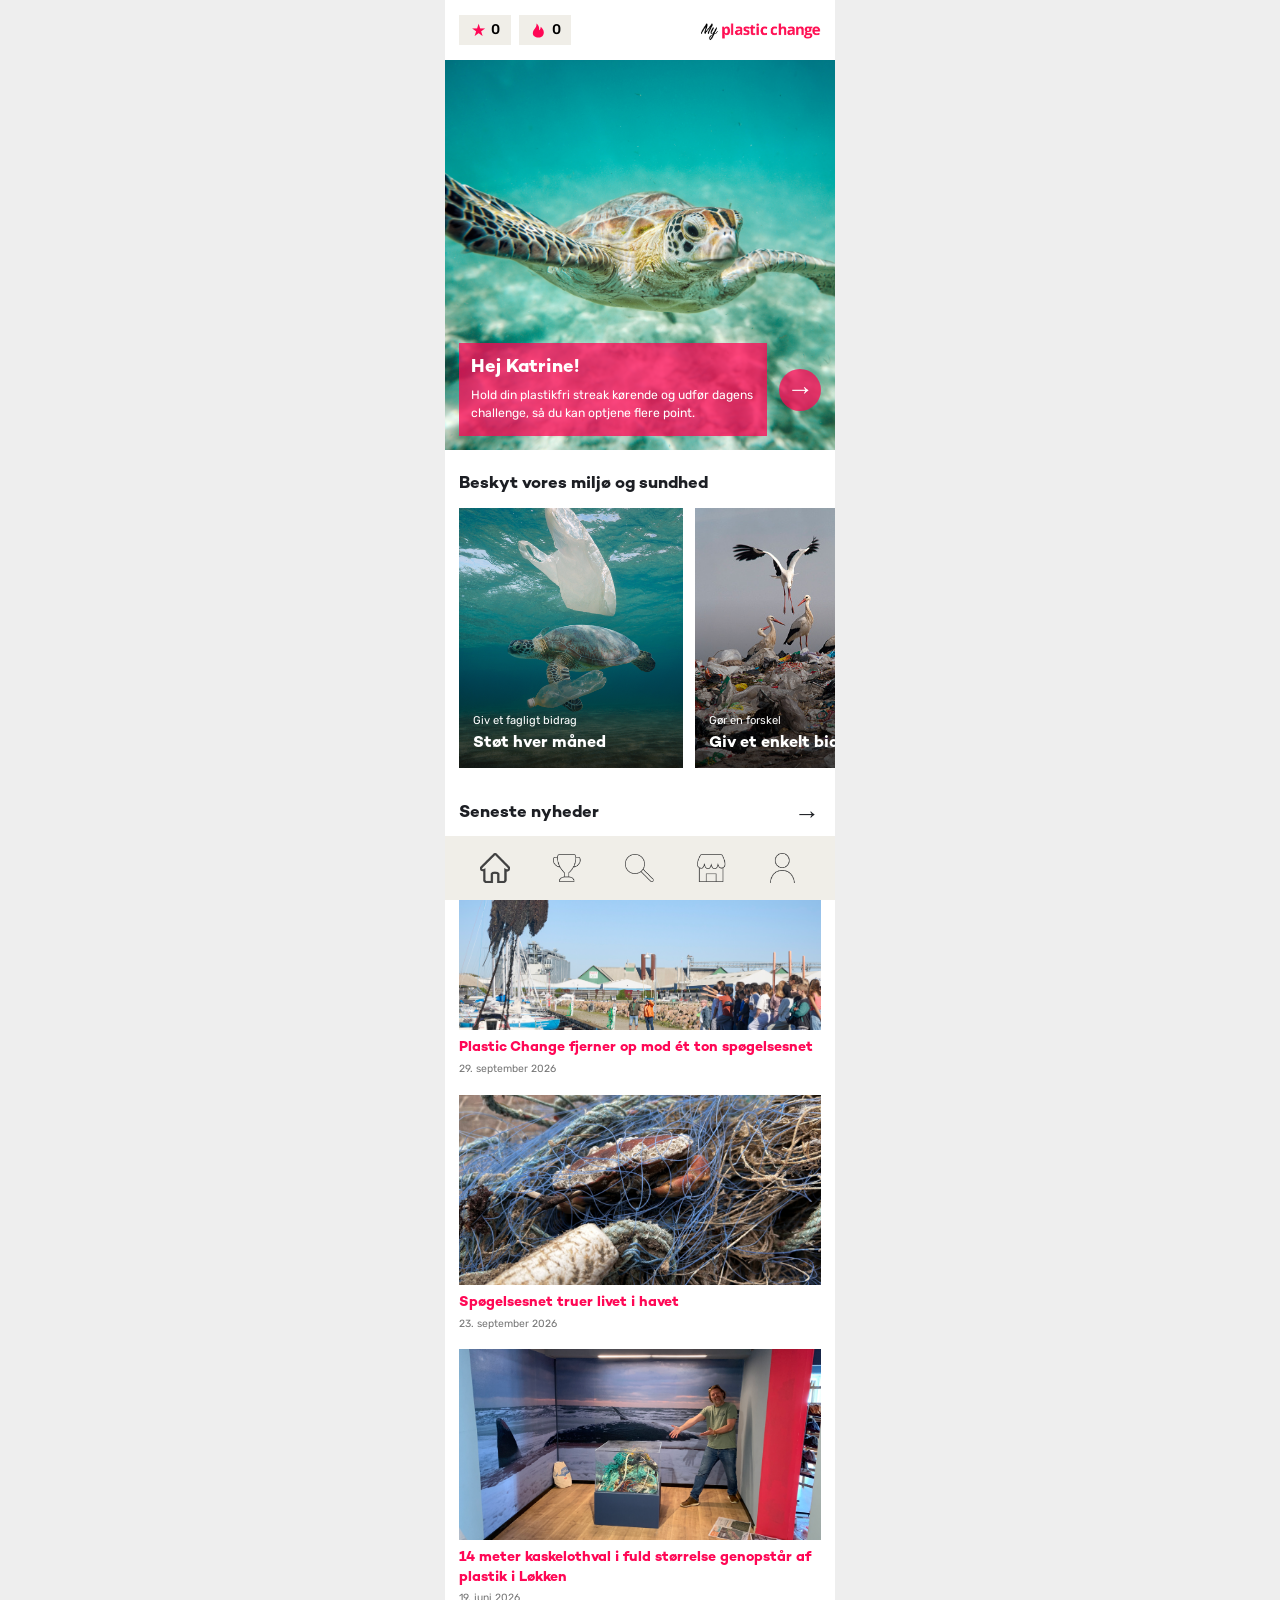
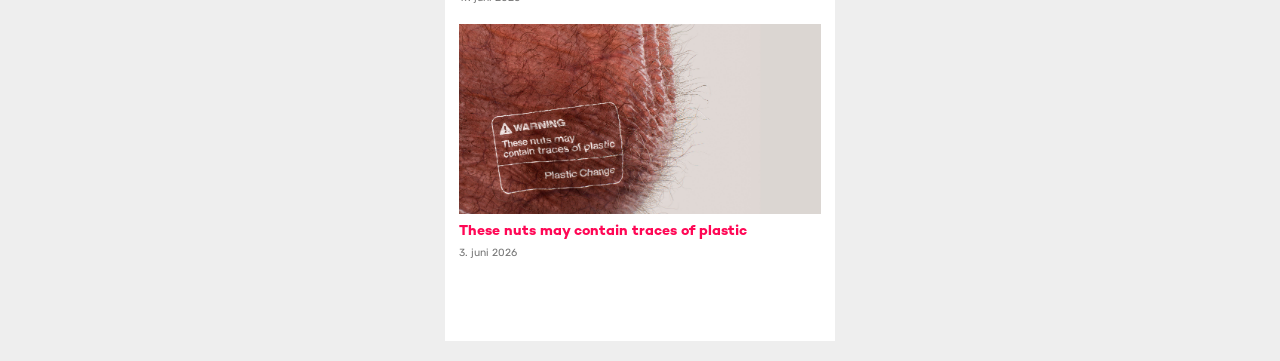
<file: index.html>
<!DOCTYPE html>
<html lang="da">

<head>
    <meta charset="UTF-8">
    <meta name="viewport" content="width=device-width, initial-scale=1.0">
    <meta name="theme-color" content="#FFFFFF">

    <title>Plastic Change | Forside</title>

    <link rel="stylesheet" href="style.css?v=2">
    <script src="script.js" defer></script>
    <link rel="icon" type="image/svg+xml" href="assets/fav-icon.svg">
    <link rel="apple-touch-icon" href="assets/apple-touch-icon.png">
</head>

<body>

    <main class="home">


<!-- TOPBAR -->
<header class="topbar">

    <!-- Point og streak -->
    <div class="topbar__stats">

        <!-- Point -->
        <div class="topbar__stat">
            <span class="topbar__icon" aria-hidden="true">★</span>
            <span class="topbar__value" id="user-points">0</span>
        </div>

        <!-- Streak -->
        <div class="topbar__stat">
            <svg
                class="topbar__flame"
                viewBox="0 0 24 24"
                aria-hidden="true"
            >
                <path d="M12 22c4.4 0 7.5-3.1 7.5-7.3 0-3.1-1.7-5.3-4.4-7.9.1 2.8-1 4.2-2.2 4.7C13.4 6.9 12 4.4 9.2 2c.3 3.6-1.1 5.7-3 8.1C4.7 12.1 4 14 4 16c0 3.5 3.1 6 8 6z"/>
            </svg>
            <span class="topbar__value" id="user-streak">0</span>
        </div>

    </div>

    <!-- Dit PNG-logo -->
    <a href="index.html" class="topbar__logo">
        <img
            src="assets/plastic-change-logo.png"
            alt="My Plastic Change"
            class="topbar__logo-image"
        >
    </a>

</header>


        <!-- HERO-SEKTION -->
        <section class="hero" aria-label="Velkommen">

            <img
                class="hero__image"
                src="assets/hero-turtle.jpg"
                alt="Havskildpadde, der svømmer i havet"
            >

            <div class="hero__welcome">

                <!-- Pink tekstboks -->
                <div class="hero__welcome-content">

                    <h1 class="hero__title">
                        Hej Katrine!
                    </h1>

                    <p class="hero__text">
                        Hold din plastikfri streak kørende og
                        udfør dagens challenge, så du kan
                        optjene flere point.
                    </p>

                </div>

                <!-- Separat rund knap -->
                <a
                    href="challenge.html"
                    class="hero__button"
                    aria-label="Gå til dagens challenge"
                >
                    <span aria-hidden="true">→</span>
                </a>

            </div>

        </section>


        <!-- STØT PLASTIC CHANGE -->
        <section
            class="challenges"
            aria-labelledby="challenges-title"
        >

            <h2
                class="section-title"
                id="challenges-title"
            >
                Beskyt vores miljø og sundhed
            </h2>

            <!-- Vandret karrusel -->
            <div class="challenge-list">

                <!-- CARD 1 -->
                <a
                    class="challenge-card"
                    href="#challenge-plastic"
                >

                    <img
                        class="challenge-card__image"
                        src="assets/støt-hver-måned.jpg"
                        alt="Plastik i havet ved en havskildpadde"
                    >

                    <div class="challenge-card__content">

                        <p class="challenge-card__eyebrow">
                            Giv et fagligt bidrag
                        </p>

                        <h3 class="challenge-card__title">
                            Støt hver måned
                        </h3>

                    </div>

                </a>


                <!-- CARD 2 -->
                <a
                    class="challenge-card"
                    href="#challenge-biodiversity"
                >

                    <img
                        class="challenge-card__image"
                        src="assets/giv-enkeltbidrag.jpg"
                        alt="Fugle i naturen"
                    >

                    <div class="challenge-card__content">

                        <p class="challenge-card__eyebrow">
                            Gør en forskel
                        </p>

                        <h3 class="challenge-card__title">
                            Giv et enkelt bidrag
                        </h3>

                    </div>

                </a>


                <!-- CARD 3 -->
                <a
                    class="challenge-card"
                    href="#testamente"
                >

                    <img
                        class="challenge-card__image"
                        src="assets/støt-med-testamente.jpg"
                        alt="Bare fødder i sandet på stranden"
                    >

                    <div class="challenge-card__content">

                        <p class="challenge-card__eyebrow">
                            Giv en renere verden videre
                        </p>

                        <h3 class="challenge-card__title">
                            Støt med testamente
                        </h3>

                    </div>

                </a>


                <!-- CARD 4 -->
                <a
                    class="challenge-card"
                    href="#sponsor"
                >

                    <img
                        class="challenge-card__image"
                        src="assets/bliv-sponsor.png"
                        alt="Person samler plastikaffald på stranden"
                    >

                    <div class="challenge-card__content">

                        <p class="challenge-card__eyebrow">
                            Støt som virksomhed
                        </p>

                        <h3 class="challenge-card__title">
                            Bliv sponsor
                        </h3>

                    </div>

                </a>

            </div>

        </section>


        <!-- SENESTE NYHEDER -->
        <section
            class="news"
            aria-labelledby="news-title"
        >

            <div class="news__heading">

                <h2
                    class="section-title"
                    id="news-title"
                >
                    Seneste nyheder
                </h2>

                <a
                    class="news__all"
                    href="#all-news"
                    aria-label="Se alle nyheder"
                >
                    →
                </a>

            </div>


            <div class="news-list">

                <!-- NYHED 1 -->
                <article class="news-card">

                    <img
                        class="news-card__image"
                        src="assets/news-1.png"
                        alt="Oprydning og plastikaffald ved havnen"
                        loading="lazy"
                    >

                    <h3 class="news-card__title">
                        <a href="#news-1">
                            Plastic Change fjerner op mod ét ton
                            spøgelsesnet
                        </a>
                    </h3>

                    <time
                        class="news-card__date"
                        datetime="2026-09-29"
                    >
                        29. september 2026
                    </time>

                </article>


                <!-- NYHED 2 -->
                <article class="news-card">

                    <img
                        class="news-card__image"
                        src="assets/news-2.jpeg"
                        alt="Havskildpadde fanget i plastiknet"
                        loading="lazy"
                    >

                    <h3 class="news-card__title">
                        <a href="#news-2">
                            Spøgelsesnet truer livet i havet
                        </a>
                    </h3>

                    <time
                        class="news-card__date"
                        datetime="2026-09-23"
                    >
                        23. september 2026
                    </time>

                </article>


                <!-- NYHED 3 -->
                <article class="news-card">

                    <img
                        class="news-card__image"
                        src="assets/news-3.jpg"
                        alt="Plastikudstilling på et museum"
                        loading="lazy"
                    >

                    <h3 class="news-card__title">
                        <a href="#news-3">
                            14 meter kaskelothval i fuld størrelse
                            genopstår af plastik i Løkken
                        </a>
                    </h3>

                    <time
                        class="news-card__date"
                        datetime="2026-06-19"
                    >
                        19. juni 2026
                    </time>

                </article>


                <!-- NYHED 4 -->
                <article class="news-card">

                    <img
                        class="news-card__image"
                        src="assets/news-4.jpg"
                        alt="Detalje af materiale med tekst om plastik"
                        loading="lazy"
                    >

                    <h3 class="news-card__title">
                        <a href="#news-4">
                            These nuts may contain traces of plastic
                        </a>
                    </h3>

                    <time
                        class="news-card__date"
                        datetime="2026-06-03"
                    >
                        3. juni 2026
                    </time>

                </article>

            </div>

        </section>

    </main>

    <!-- BUNDNAVIGATION -->
<nav class="bottom-nav" aria-label="Primær navigation">

    <a
        href="index.html"
        class="bottom-nav__link"
        aria-label="Forside"
        aria-current="page"
    >
        <img
            src="assets/Home-icon-fremhævet.png"
            alt=""
            class="bottom-nav__icon"
        >
    </a>

    <a
        href="challenge.html"
        class="bottom-nav__link"
        aria-label="Challenges"
    >
        <img
            src="assets/Challenge-icon.png"
            alt=""
            class="bottom-nav__icon"
        >
    </a>

    <a
        href="search.html"
        class="bottom-nav__link"
        aria-label="Søg"
    >
        <img
            src="assets/Search-icon.png"
            alt=""
            class="bottom-nav__icon"
        >
    </a>

    <a
        href="shop.html"
        class="bottom-nav__link"
        aria-label="Shop"
    >
        <img
            src="assets/Shop-icon.png"
            alt=""
            class="bottom-nav__icon"
        >
    </a>

    <a
        href="profil.html"
        class="bottom-nav__link"
        aria-label="Profil"
    >
        <img
            src="assets/Profile-icon.png"
            alt=""
            class="bottom-nav__icon"
        >
    </a>

</nav>

</body>
</html>
</file>
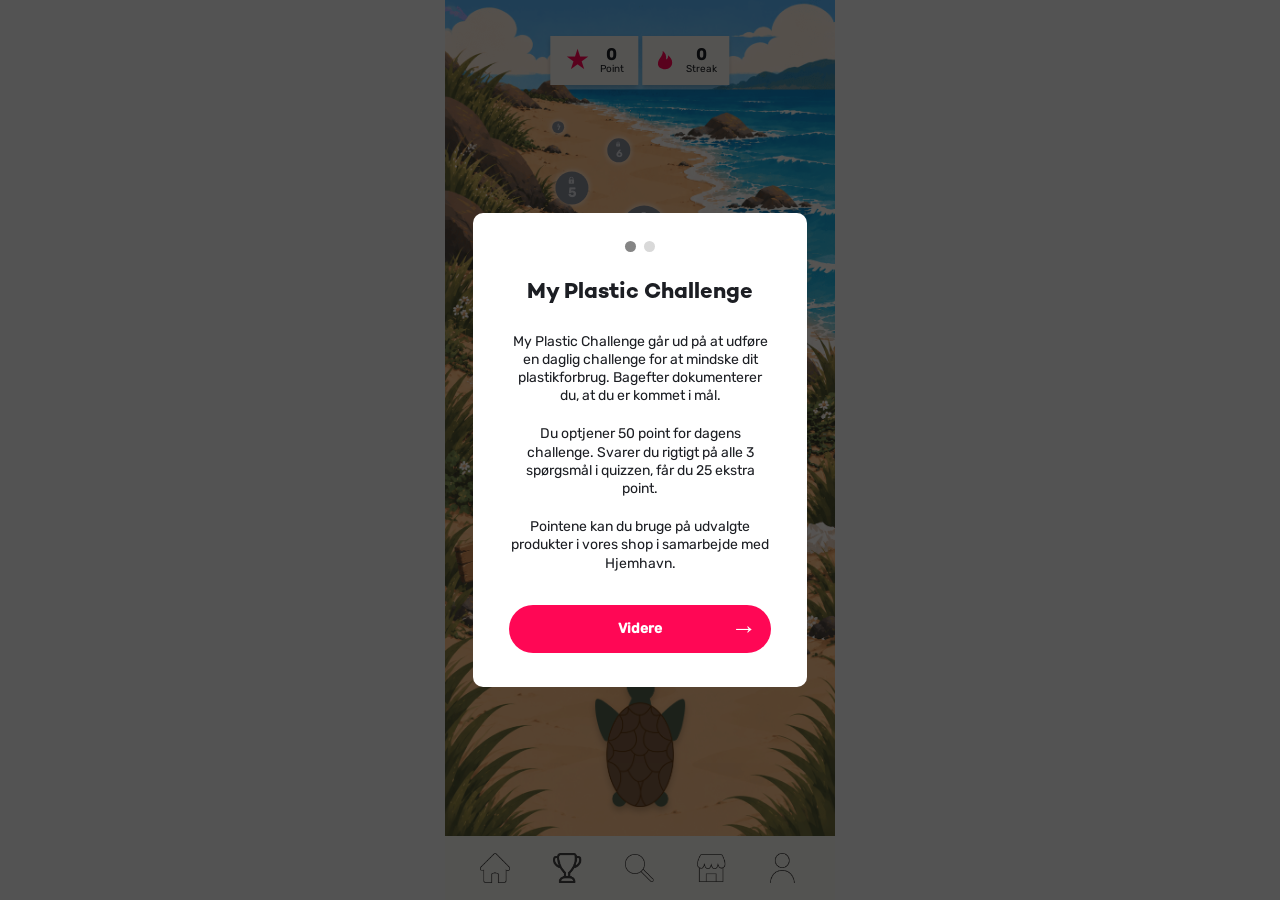
<file: challenge.html>
<!DOCTYPE html>
<html lang="da">

<head>
    <meta charset="UTF-8">
    <meta name="viewport" content="width=device-width, initial-scale=1.0">

    <title>Plastic Change | Challenges</title>

    <link rel="stylesheet" href="style.css?v=2">
<script src="script.js" defer></script>
<script src="challenge-intro.js?v=2" defer></script>
<link rel="icon" type="image/svg+xml" href="assets/fav-icon.svg">
<link rel="apple-touch-icon" href="assets/apple-touch-icon.png">
</head>

<body>

    <main class="challenge-page">

        <div class="challenge-map">

            <!-- BAGGRUND -->
            <img
                src="assets/strand-vand.png"
                alt=""
                class="challenge-map__background"
            >

            <!-- POINT OG STREAK -->
            <div class="challenge-map__stats">

                <div class="challenge-map__stat">
                    <span class="challenge-map__star" aria-hidden="true">
                        ★
                    </span>

                    <div class="challenge-map__stat-text">
                        <span
                            class="challenge-map__value"
                            id="user-points"
                        >0</span>

                        <span class="challenge-map__label">Point</span>
                    </div>
                </div>

                <div class="challenge-map__stat">
                    <svg
                        class="challenge-map__flame"
                        viewBox="0 0 24 24"
                        aria-hidden="true"
                    >
                        <path d="M12 22c4.4 0 7.5-3.1 7.5-7.3 0-3.1-1.7-5.3-4.4-7.9.1 2.8-1 4.2-2.2 4.7C13.4 6.9 12 4.4 9.2 2c.3 3.6-1.1 5.7-3 8.1C4.7 12.1 4 14 4 16c0 3.5 3.1 6 8 6z"/>
                    </svg>

                    <div class="challenge-map__stat-text">
                        <span
                            class="challenge-map__value"
                            id="user-streak"
                        >0</span>

                        <span class="challenge-map__label">Streak</span>
                    </div>
                </div>

            </div>

            <!-- GENBRUGELIGT LÅSEIKON -->
            <svg
                class="challenge-map__svg-definitions"
                xmlns="http://www.w3.org/2000/svg"
                aria-hidden="true"
            >
                <defs>
                    <symbol id="challenge-lock" viewBox="0 0 24 24">
                        <path
                            d="M7 10V7a5 5 0 0 1 10 0v3"
                            fill="none"
                            stroke="currentColor"
                            stroke-width="3"
                        />
                        <rect
                            x="4"
                            y="9"
                            width="16"
                            height="13"
                            rx="2"
                            fill="currentColor"
                        />
                        <path
                            d="M12 14v4"
                            stroke="#858993"
                            stroke-width="2"
                            stroke-linecap="round"
                        />
                    </symbol>
                </defs>
            </svg>

            <!-- DAG 1 -->
            <button
                type="button"
                class="challenge-day challenge-day--1"
                aria-label="Start challenge for dag 1"
                data-day="1"
            >
                <span class="challenge-day__number">1</span>
            </button>

            <!-- DAG 2 -->
            <button
                type="button"
                class="challenge-day challenge-day--locked challenge-day--2"
                aria-label="Dag 2, låst"
                data-day="2"
                aria-controls="day-2-message"
                aria-expanded="false"
            >
                <svg class="challenge-day__lock" aria-hidden="true">
                    <use href="#challenge-lock"></use>
                </svg>

                <span class="challenge-day__number">2</span>
            </button>

            <!-- BESKED VED DAG 2 -->
            <div
                class="locked-message"
                id="day-2-message"
                role="status"
                hidden
            >
                <strong class="locked-message__title">Dag 2</strong>

                <svg class="locked-message__lock" aria-hidden="true">
                    <use href="#challenge-lock"></use>
                </svg>

                <p class="locked-message__text">Lås op i morgen</p>
            </div>

            <!-- DAG 3 -->
            <button
                type="button"
                class="challenge-day challenge-day--locked challenge-day--3"
                aria-label="Dag 3, låst"
                data-day="3"
            >
                <svg class="challenge-day__lock" aria-hidden="true">
                    <use href="#challenge-lock"></use>
                </svg>

                <span class="challenge-day__number">3</span>
            </button>

            <!-- DAG 4 -->
            <button
                type="button"
                class="challenge-day challenge-day--locked challenge-day--4"
                aria-label="Dag 4, låst"
                data-day="4"
            >
                <svg class="challenge-day__lock" aria-hidden="true">
                    <use href="#challenge-lock"></use>
                </svg>

                <span class="challenge-day__number">4</span>
            </button>

            <!-- DAG 5 -->
            <button
                type="button"
                class="challenge-day challenge-day--locked challenge-day--5"
                aria-label="Dag 5, låst"
                data-day="5"
            >
                <svg class="challenge-day__lock" aria-hidden="true">
                    <use href="#challenge-lock"></use>
                </svg>

                <span class="challenge-day__number">5</span>
            </button>

            <!-- DAG 6 -->
            <button
                type="button"
                class="challenge-day challenge-day--locked challenge-day--6"
                aria-label="Dag 6, låst"
                data-day="6"
            >
                <svg class="challenge-day__lock" aria-hidden="true">
                    <use href="#challenge-lock"></use>
                </svg>

                <span class="challenge-day__number">6</span>
            </button>

            <!-- DAG 7 -->
            <button
                type="button"
                class="challenge-day challenge-day--locked challenge-day--7"
                aria-label="Dag 7, låst"
                data-day="7"
            >
                <svg class="challenge-day__lock" aria-hidden="true">
                    <use href="#challenge-lock"></use>
                </svg>

                <span class="challenge-day__number">7</span>
            </button>

            <!-- SKILDPADDE -->
            <img
                src="assets/skildpadde.png"
                alt="Skildpadde ved starten af challenge-stien"
                class="challenge-map__turtle"
            >

        </div>

    </main>

    <!-- POPUP TIL DAG 1 -->
    <dialog
        class="challenge-modal"
        id="day-1-modal"
        aria-labelledby="day-1-title"
    >
        <button
            type="button"
            class="challenge-modal__close"
            aria-label="Luk popup"
            autofocus
        >×</button>

        <p class="challenge-modal__day">Dag 1</p>

        <div
            class="challenge-modal__steps"
            role="img"
            aria-label="Trin 1 af 4"
        >
            <span class="challenge-modal__dot challenge-modal__dot--active"></span>
            <span class="challenge-modal__dot"></span>
            <span class="challenge-modal__dot"></span>
            <span class="challenge-modal__dot"></span>
        </div>

        <h1 class="challenge-modal__title" id="day-1-title">
            Dagens challenge
        </h1>

        <!-- TRIN 1: INTRODUKTION -->
        <div class="challenge-modal__panel" data-step="1">

            <img
                src="assets/flaske.svg"
                alt=""
                class="challenge-modal__image"
            >

            <h2 class="challenge-modal__subtitle">
                Brug en genanvendelig<br>
                vandflaske i dag
            </h2>

            <p class="challenge-modal__text">
                Undgå engangsflaske, og fyld i stedet din egen flaske.
                Det er en super nem handling, der gør en forskel.
            </p>

            <button
                type="button"
                class="challenge-modal__button"
                id="day-1-ready"
            >
                Jeg er klar
            </button>

        </div>

        <!-- TRIN 2: KAMERA -->
        <div class="challenge-modal__panel" data-step="2" hidden>

            <p class="challenge-modal__instruction">
                Tag et billede af din genanvendelige vandflaske
                for at gennemføre challengen.
            </p>

            <img
                src="assets/kamera.svg"
                alt=""
                class="challenge-modal__camera"
            >

            <button
                type="button"
                class="challenge-modal__button"
                id="open-camera"
            >
                Åben kamera
            </button>

        </div>

        <!-- TRIN 3: GODKEND BILLEDE -->
        <div class="challenge-modal__panel" data-step="3" hidden>

            <p class="challenge-modal__instruction">
                Er du sikker på, at du vil bruge dette billede?
            </p>

            <img
                alt="Dit billede til dagens challenge"
                class="challenge-modal__preview"
                id="challenge-photo-preview"
                hidden
            >

            <button
                type="button"
                class="challenge-modal__button"
                id="confirm-challenge-photo"
            >
                Ja, brug dette billede
            </button>

            <button
                type="button"
                class="challenge-modal__retake"
                id="retake-challenge-photo"
            >
                Tag et nyt billede
            </button>

        </div>

        <!-- TRIN 4: CHALLENGE GENNEMFØRT -->
        <div class="challenge-modal__panel" data-step="4" hidden>

            <img
                src="assets/challenge-gennemført.svg"
                alt=""
                class="challenge-modal__completed-icon"
            >

            <p class="challenge-modal__completed-text">
                Tak fordi du er med til at gøre en forskel &lt;3<br>
                Nu kan du teste din viden og optjene flere point.
            </p>

            <div class="challenge-modal__quiz-info">
                <p>
                    Svar rigtigt på alle 3 spørgsmål om plastik,
                    og optjen 25 ekstra point.
                </p>
            </div>

            <button
                type="button"
                class="challenge-modal__button challenge-modal__quiz-button"
                id="start-challenge-quiz"
            >
                Tag quizzen
                <span aria-hidden="true">→</span>
            </button>

            <button
                type="button"
                class="challenge-modal__retake"
                id="skip-challenge-quiz"
            >
                Nej tak
            </button>

        </div>

        <!-- QUIZ: SPØRGSMÅL 1 -->
        <div class="challenge-modal__panel" data-step="5" hidden>

            <p class="challenge-quiz__counter">Spørgsmål 1 af 3</p>

            <progress
                class="challenge-quiz__progress"
                value="1"
                max="3"
                aria-label="Spørgsmål 1 af 3"
            ></progress>

            <h2 class="challenge-quiz__question">
                Hvor meget plastik producerer vi hvert år?
            </h2>

            <div class="challenge-quiz__answers">

                <button type="button" class="challenge-quiz__answer" data-answer="A">
                    <span class="challenge-quiz__letter">A</span>
                    <span>400 mio. tons</span>
                </button>

                <button type="button" class="challenge-quiz__answer" data-answer="B">
                    <span class="challenge-quiz__letter">B</span>
                    <span>103 mio. tons</span>
                </button>

                <button type="button" class="challenge-quiz__answer" data-answer="C">
                    <span class="challenge-quiz__letter">C</span>
                    <span>60 mio. tons</span>
                </button>

                <button type="button" class="challenge-quiz__answer" data-answer="D">
                    <span class="challenge-quiz__letter">D</span>
                    <span>10 mio. tons</span>
                </button>

            </div>

        </div>

        <!-- QUIZ: SPØRGSMÅL 2 -->
        <div class="challenge-modal__panel" data-step="6" hidden>

            <p class="challenge-quiz__counter">Spørgsmål 2 af 3</p>

            <progress
                class="challenge-quiz__progress"
                value="2"
                max="3"
                aria-label="Spørgsmål 2 af 3"
            ></progress>

            <h2 class="challenge-quiz__question">
                Hvad sker der typisk med plastikflasker,
                der ikke bliver genanvendt?
            </h2>

            <div class="challenge-quiz__answers">

                <button type="button" class="challenge-quiz__answer" data-answer="A">
                    <span class="challenge-quiz__letter">A</span>
                    <span>De brændes</span>
                </button>

                <button type="button" class="challenge-quiz__answer" data-answer="B">
                    <span class="challenge-quiz__letter">B</span>
                    <span>Ender i naturen</span>
                </button>

                <button type="button" class="challenge-quiz__answer" data-answer="C">
                    <span class="challenge-quiz__letter">C</span>
                    <span>De opløses i vand</span>
                </button>

                <button type="button" class="challenge-quiz__answer" data-answer="D">
                    <span class="challenge-quiz__letter">D</span>
                    <span>Bliver til nye flasker</span>
                </button>

            </div>

        </div>

        <!-- QUIZ: SPØRGSMÅL 3 -->
        <div class="challenge-modal__panel" data-step="7" hidden>

            <p class="challenge-quiz__counter">Spørgsmål 3 af 3</p>

            <progress
                class="challenge-quiz__progress"
                value="3"
                max="3"
                aria-label="Spørgsmål 3 af 3"
            ></progress>

            <h2 class="challenge-quiz__question">
                Hvad kan du selv gøre for at reducere plastikforurening?
            </h2>

            <div class="challenge-quiz__answers">

                <button type="button" class="challenge-quiz__answer" data-answer="A">
                    <span class="challenge-quiz__letter">A</span>
                    <span>Købe mere emballage</span>
                </button>

                <button type="button" class="challenge-quiz__answer" data-answer="B">
                    <span class="challenge-quiz__letter">B</span>
                    <span>Bruge engangsprodukter</span>
                </button>

                <button type="button" class="challenge-quiz__answer" data-answer="C">
                    <span class="challenge-quiz__letter">C</span>
                    <span>Bruge genanvendelige produkter</span>
                </button>

                <button type="button" class="challenge-quiz__answer" data-answer="D">
                    <span class="challenge-quiz__letter">D</span>
                    <span>Man kan ikke gøre noget</span>
                </button>

            </div>

        </div>

        <!-- QUIZRESULTAT: ALLE SVAR RIGTIGE -->
        <div class="challenge-modal__panel" data-step="8" hidden>

            <img
                src="assets/pokal.svg"
                alt=""
                class="challenge-modal__completed-icon"
            >

            <p class="challenge-result__text">
                Du har svaret 3 ud af 3 spørgsmål rigtigt
            </p>

            <div class="challenge-result__reward">
                <span class="challenge-result__star" aria-hidden="true">★</span>

                <div>
                    <strong class="challenge-result__points">+ 25 Point</strong>
                    <p class="challenge-result__label">(Quiz)</p>
                </div>
            </div>

            <button
                type="button"
                class="challenge-modal__button challenge-modal__quiz-button"
                id="quiz-result-next"
            >
                Videre
                <span aria-hidden="true">→</span>
            </button>

        </div>

        <!-- SAMLET BELØNNING EFTER TRE RIGTIGE -->
        <div class="challenge-modal__panel" data-step="9" hidden>

            <img
                src="assets/pokal.svg"
                alt=""
                class="challenge-modal__completed-icon"
            >

            <p class="challenge-result__text">
                Du har gennemført dagens challenge og quiz.
            </p>

            <div class="challenge-summary">

                <div class="challenge-summary__row">
                    <span class="challenge-summary__star" aria-hidden="true">★</span>
                    <span>+ 50 point (Challenge)</span>
                </div>

                <div class="challenge-summary__row">
                    <span class="challenge-summary__star" aria-hidden="true">★</span>
                    <span>+ 25 point (Quiz)</span>
                </div>

                <div class="challenge-summary__row challenge-summary__row--total">
                    <span>I alt</span>
                    <strong>75 point</strong>
                </div>

            </div>

            <a
                href="shop.html"
                class="challenge-modal__button challenge-modal__quiz-button challenge-summary__shop"
            >
                Til shoppen
                <span aria-hidden="true">→</span>
            </a>

        </div>

        <!-- QUIZRESULTAT: FÆRRE END TRE RIGTIGE -->
        <div class="challenge-modal__panel" data-step="10" hidden>

            <img
                src="assets/tabt-quiz.svg"
                alt=""
                class="challenge-failed__icon"
            >

            <p class="challenge-failed__score" id="quiz-failed-score">
                Du fik 0 ud af 3 rigtige
            </p>

            <div class="challenge-failed__message">
                <p>Dine <strong>50 point</strong> bevares</p>
                <p>Prøv igen i morgen</p>
            </div>

            <button
                type="button"
                class="challenge-modal__button challenge-failed__button"
                id="quiz-failed-close"
            >
                <span>Forstået</span>
                <span class="challenge-failed__arrow" aria-hidden="true">→</span>
            </button>

        </div>

        <!-- TELEFONENS KAMERA / BILLEDVÆLGER -->
        <input
            type="file"
            id="challenge-photo-input"
            accept="image/*"
            capture="environment"
            hidden
        >

        <p
            class="challenge-modal__error"
            id="challenge-photo-error"
            role="alert"
            hidden
        ></p>

    </dialog>

    <!-- INTRODUKTION TIL CHALLENGES -->
<dialog
    class="challenge-intro"
    id="challenge-intro"
    aria-labelledby="challenge-intro-title"
>
    <div
        class="challenge-intro__dots"
        role="img"
        aria-label="Trin 1 af 2"
        id="challenge-intro-progress"
    >
        <span class="challenge-intro__dot challenge-intro__dot--active"></span>
        <span class="challenge-intro__dot"></span>
    </div>

    <h2
        class="challenge-intro__title"
        id="challenge-intro-title"
        tabindex="-1"
    >
        My Plastic Challenge
    </h2>

    <!-- FØRSTE BOKS -->
    <div class="challenge-intro__panel" data-intro-step="1">

        <div class="challenge-intro__text">
            <p>
                My Plastic Challenge går ud på at udføre en daglig
                challenge for at mindske dit plastikforbrug.
                Bagefter dokumenterer du, at du er kommet i mål.
            </p>

            <p>
                Du optjener 50 point for dagens challenge.
                Svarer du rigtigt på alle 3 spørgsmål i quizzen,
                får du 25 ekstra point.
            </p>

            <p>
                Pointene kan du bruge på udvalgte produkter
                i vores shop i samarbejde med Hjemhavn.
            </p>
        </div>

        <button
            type="button"
            class="challenge-intro__button"
            id="challenge-intro-next"
        >
            Videre
            <span class="challenge-intro__arrow" aria-hidden="true">→</span>
        </button>

    </div>

    <!-- ANDEN BOKS -->
    <div
        class="challenge-intro__panel"
        data-intro-step="2"
        hidden
    >
        <span class="challenge-intro__star" aria-hidden="true">★</span>

        <div class="challenge-intro__text">
            <p>
                Optjen 3 gange så mange point, og få hurtigere
                fat i nogle af vores produkter fra shoppen
                ved at blive Plus Medlem.
            </p>

            <p>
                Det kan du blive ved at støtte Plastic Change
                med minimum 49 kr. om måneden.
            </p>
        </div>

        <button
    type="button"
    class="challenge-intro__button"
    id="challenge-intro-finish"
>
    Støt Plastic Change
    <span class="challenge-intro__arrow" aria-hidden="true">→</span>
</button>

<button
    type="button"
    class="challenge-intro__back"
    id="challenge-intro-back"
>
    Start dagens challenge
</button>

    </div>
</dialog>

    <!-- BUNDNAVIGATION -->
    <nav class="bottom-nav" aria-label="Primær navigation">

        <a
            href="index.html"
            class="bottom-nav__link"
            aria-label="Forside"
        >
            <img
                src="assets/Home-icon.png"
                alt=""
                class="bottom-nav__icon"
            >
        </a>

        <a
            href="challenge.html"
            class="bottom-nav__link"
            aria-label="Challenges"
            aria-current="page"
        >
            <img
                src="assets/Challenge-icon-fremhævet.png"
                alt=""
                class="bottom-nav__icon"
            >
        </a>

        <a
            href="search.html"
            class="bottom-nav__link"
            aria-label="Søg"
        >
            <img
                src="assets/Search-icon.png"
                alt=""
                class="bottom-nav__icon"
            >
        </a>

        <a
            href="shop.html"
            class="bottom-nav__link"
            aria-label="Shop"
        >
            <img
                src="assets/Shop-icon.png"
                alt=""
                class="bottom-nav__icon"
            >
        </a>

        <a
            href="profil.html"
            class="bottom-nav__link"
            aria-label="Profil"
        >
            <img
                src="assets/Profile-icon.png"
                alt=""
                class="bottom-nav__icon"
            >
        </a>

    </nav>

</body>
</html>
</file>
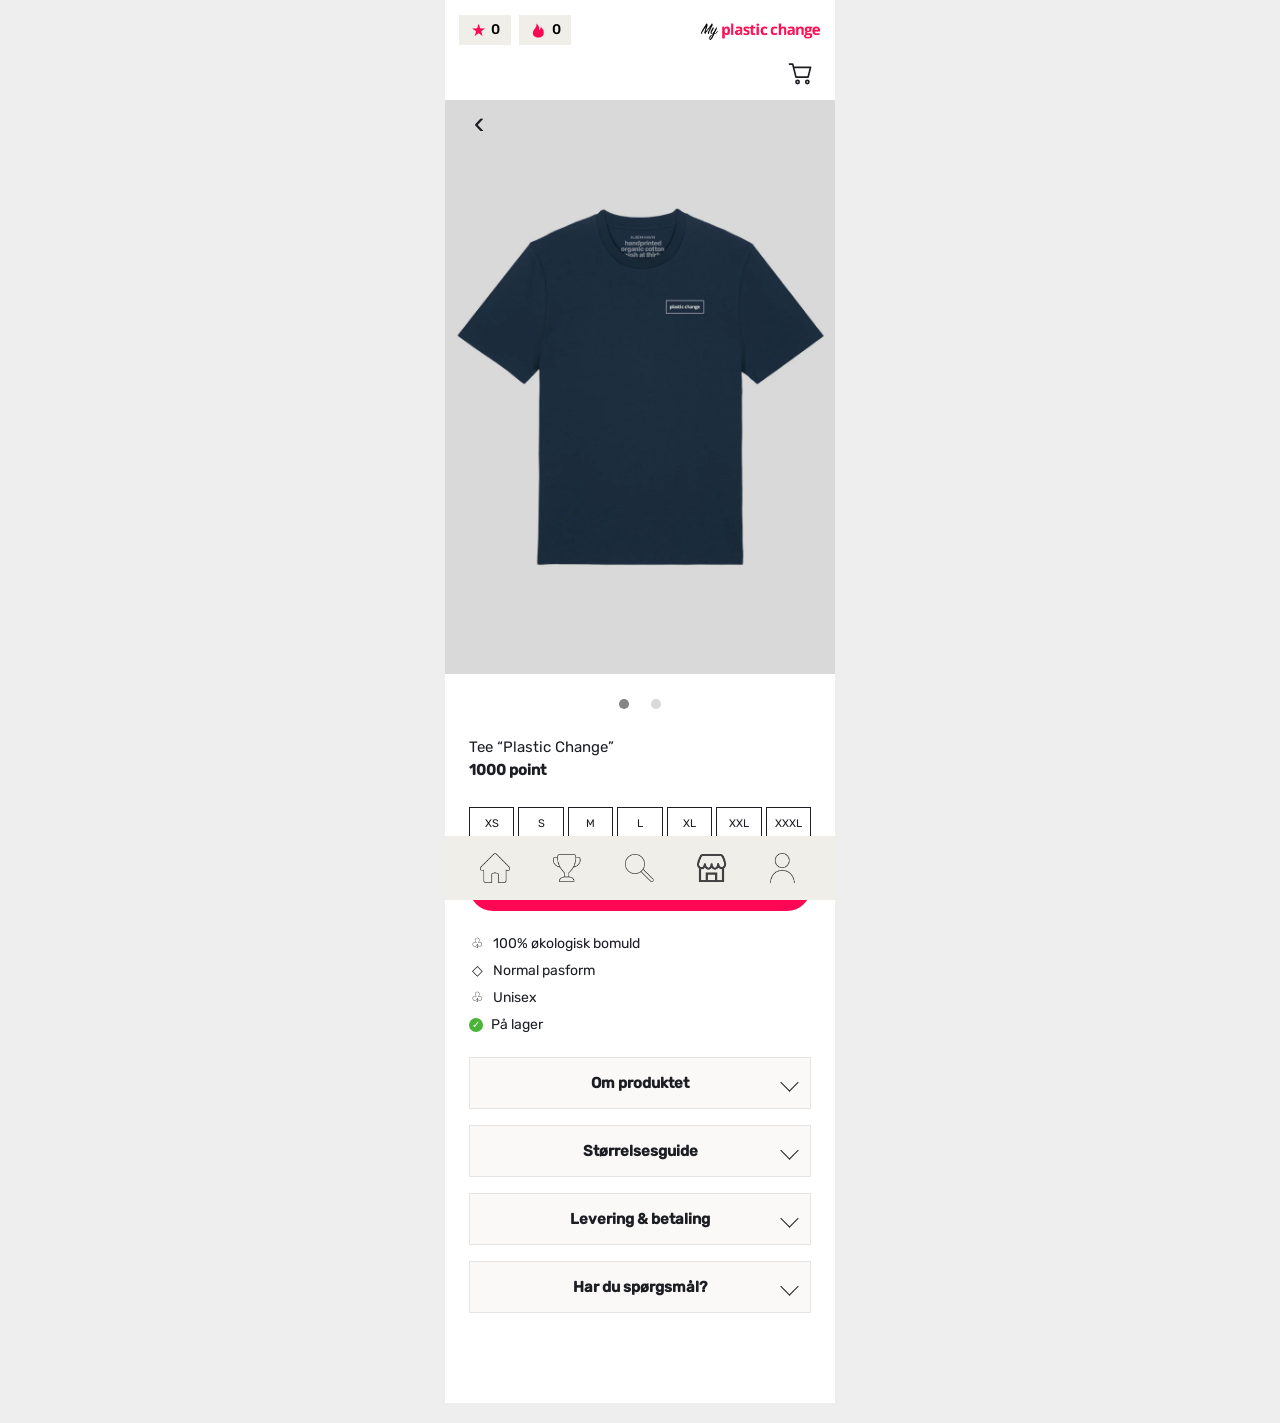
<file: produkt.html>
<!DOCTYPE html>
<html lang="da">

<head>
    <meta charset="UTF-8">
    <meta name="viewport" content="width=device-width, initial-scale=1.0">

    <title>Plastic Change | Tee Plastic Change</title>

    <link rel="stylesheet" href="style.css?v=2">
    <script src="script.js" defer></script>
    <script src="produkt.js" defer></script>
    <link rel="icon" type="image/svg+xml" href="assets/fav-icon.svg">
    <link rel="apple-touch-icon" href="assets/apple-touch-icon.png">
</head>

<body>

    <main class="product-page">

        <!-- TOPBAR -->
        <header class="topbar">

            <div class="topbar__stats">

                <div class="topbar__stat">
                    <span class="topbar__icon" aria-hidden="true">★</span>
                    <span class="topbar__value" id="user-points">0</span>
                </div>

                <div class="topbar__stat">
                    <svg
                        class="topbar__flame"
                        viewBox="0 0 24 24"
                        aria-hidden="true"
                    >
                        <path d="M12 22c4.4 0 7.5-3.1 7.5-7.3 0-3.1-1.7-5.3-4.4-7.9.1 2.8-1 4.2-2.2 4.7C13.4 6.9 12 4.4 9.2 2c.3 3.6-1.1 5.7-3 8.1C4.7 12.1 4 14 4 16c0 3.5 3.1 6 8 6z"/>
                    </svg>

                    <span class="topbar__value" id="user-streak">0</span>
                </div>

            </div>

            <a href="index.html" class="topbar__logo">
                <img
                    src="assets/plastic-change-logo.png"
                    alt="My Plastic Change"
                    class="topbar__logo-image"
                >
            </a>

        </header>

        <!-- KURV -->
        <div class="product-page__cart-row">

            <svg
                class="product-page__cart"
                viewBox="0 0 32 32"
                role="img"
                aria-label="Indkøbskurv"
            >
                <path
                    d="M3 5h4l4 16h15l3-12H8"
                    fill="none"
                    stroke="currentColor"
                    stroke-width="2"
                    stroke-linecap="round"
                    stroke-linejoin="round"
                />

                <circle
                    cx="13"
                    cy="27"
                    r="2"
                    fill="none"
                    stroke="currentColor"
                    stroke-width="2"
                />

                <circle
                    cx="25"
                    cy="27"
                    r="2"
                    fill="none"
                    stroke="currentColor"
                    stroke-width="2"
                />
            </svg>

        </div>

        <!-- PRODUKTBILLEDER MED SWIPE -->
        <div class="product-page__gallery">

            <a
                href="shop.html"
                class="product-page__back"
                aria-label="Tilbage til shoppen"
            >‹</a>

            <div
                class="product-gallery"
                id="product-gallery"
                tabindex="0"
                role="region"
                aria-label="Produktbilleder. Swipe eller scroll vandret."
            >

                <img
                    src="assets/tee.png"
                    alt="Blå Plastic Change T-shirt set forfra"
                    class="product-gallery__image"
                >

                <img
                    src="assets/tee1.jpeg"
                    alt="Ekstra billede af Plastic Change T-shirten"
                    class="product-gallery__image"
                >

            </div>

        </div>

        <div class="product-page__content">

            <!-- KARRUSELPRIKKER -->
            <div
                class="product-page__dots"
                aria-label="Vælg produktbillede"
            >

                <button
                    type="button"
                    class="product-page__dot product-page__dot--active"
                    data-image-index="0"
                    aria-label="Vis billede 1"
                    aria-current="true"
                    aria-controls="product-gallery"
                ></button>

                <button
                    type="button"
                    class="product-page__dot"
                    data-image-index="1"
                    aria-label="Vis billede 2"
                    aria-controls="product-gallery"
                ></button>

            </div>

            <!-- PRODUKTNAVN OG PRIS -->
            <h1 class="product-page__title">
                Tee “Plastic Change”
            </h1>

            <p class="product-page__price">
                1000 point
            </p>

            <!-- STØRRELSESVALG -->
            <fieldset class="product-sizes">

                <legend class="product-page__sr-only">
                    Vælg størrelse
                </legend>

                <label class="product-sizes__option">
                    <input type="radio" name="product-size" value="XS">
                    <span>XS</span>
                </label>

                <label class="product-sizes__option">
                    <input type="radio" name="product-size" value="S">
                    <span>S</span>
                </label>

                <label class="product-sizes__option">
                    <input type="radio" name="product-size" value="M">
                    <span>M</span>
                </label>

                <label class="product-sizes__option">
                    <input type="radio" name="product-size" value="L">
                    <span>L</span>
                </label>

                <label class="product-sizes__option">
                    <input type="radio" name="product-size" value="XL">
                    <span>XL</span>
                </label>

                <label class="product-sizes__option">
                    <input type="radio" name="product-size" value="XXL">
                    <span>XXL</span>
                </label>

                <label class="product-sizes__option">
                    <input type="radio" name="product-size" value="XXXL">
                    <span>XXXL</span>
                </label>

            </fieldset>

            <!-- TILFØJ TIL KURV -->
            <button
                type="button"
                class="product-page__button"
                id="add-product-to-cart"
            >
                Tilføj til kurv
            </button>

            <p
                id="product-message"
                class="product-page__message"
                role="status"
                hidden
            ></p>

            <!-- PRODUKTEGENSKABER -->
            <ul class="product-features">

                <li>
                    <span aria-hidden="true">♧</span>
                    100% økologisk bomuld
                </li>

                <li>
                    <span aria-hidden="true">◇</span>
                    Normal pasform
                </li>

                <li>
                    <span aria-hidden="true">♧</span>
                    Unisex
                </li>

                <li>
                    <span
                        class="product-features__stock"
                        aria-hidden="true"
                    >✓</span>
                    På lager
                </li>

            </ul>

            <!-- PRODUKTINFORMATION -->
            <div class="product-information">

                <details class="product-information__item">
                    <summary>Om produktet</summary>

                    <p>
                        Blå unisex T-shirt med Plastic Change-logo.
                        Fremstillet i 100% økologisk bomuld med normal pasform.
                    </p>
                </details>

                <details class="product-information__item">
                    <summary>Størrelsesguide</summary>

                    <p>
                        Vælg mellem XS, S, M, L, XL, XXL og XXXL. 
                        <br>Anbefaling:<br/>
                        Dette er en unisex t-shirt, 
                        så vi anbefaler at kvinder vælger en størrelse mindre end de plejer. 
                        Hvis du som mand plejer at svinge mellem to størrelser, anbefaler vi at du vælger opad i størrelse.
                    </p>
                </details>

                <details class="product-information__item">
                    <summary>Levering &amp; betaling</summary>

                    <p>
                        Produktet koster 1000 point.
                        <br>Fri fragt over 499,-<br/>
                        <br>1-3 dages levering<br/>
                        <br>5% doneres til havet<br/>
                        <br>Betaling: MobilePay, Apple Pay, & kort<br/>
                    </p>
                </details>

                <details class="product-information__item">
                    <summary>Har du spørgsmål?</summary>

                    <p>
                        Kontakt Plastic Change, hvis du har spørgsmål
                        til produktet.
                        <br>Plastic Change<br/>
                        <br>Sorøgade 6, 2100 København Ø<br/>
                        <br>Mail. info@plasticchange.org<br/>
                        <br>Tlf. +45 42 66 72 46<br/>
                    </p>
                </details>

            </div>

        </div>

    </main>

    <!-- POPUP: MANGLENDE POINT -->
    <dialog
        class="product-dialog"
        id="missing-points-dialog"
        aria-labelledby="missing-points-title"
        aria-describedby="missing-points-text missing-points-help"
    >

        <button
            type="button"
            class="product-dialog__close"
            id="close-points-dialog"
            aria-label="Luk popup"
        >×</button>

        <span class="product-dialog__star" aria-hidden="true">★</span>

        <h2
            id="missing-points-title"
            class="product-dialog__title"
        >
            Du mangler point
        </h2>

        <p
            id="missing-points-text"
            class="product-dialog__text"
        ></p>

        <p
            id="missing-points-help"
            class="product-dialog__text"
        >
            Gennemfør flere challenges og optjen flere point.
        </p>

        <a href="challenge.html" class="product-page__button">
            Til challenges
        </a>

        <button
            type="button"
            class="product-dialog__cancel"
            id="cancel-points-dialog"
            autofocus
        >
            Luk
        </button>

    </dialog>

    <!-- BUNDNAVIGATION -->
    <nav class="bottom-nav" aria-label="Primær navigation">

        <a
            href="index.html"
            class="bottom-nav__link"
            aria-label="Forside"
        >
            <img
                src="assets/Home-icon.png"
                alt=""
                class="bottom-nav__icon"
            >
        </a>

        <a
            href="challenge.html"
            class="bottom-nav__link"
            aria-label="Challenges"
        >
            <img
                src="assets/Challenge-icon.png"
                alt=""
                class="bottom-nav__icon"
            >
        </a>

        <a
            href="search.html"
            class="bottom-nav__link"
            aria-label="Søg"
        >
            <img
                src="assets/Search-icon.png"
                alt=""
                class="bottom-nav__icon"
            >
        </a>

        <a
            href="shop.html"
            class="bottom-nav__link"
            aria-label="Shop"
            aria-current="location"
        >
            <img
                src="assets/Shop-icon-fremhævet.png"
                alt=""
                class="bottom-nav__icon"
            >
        </a>

        <a
            href="profil.html"
            class="bottom-nav__link"
            aria-label="Profil"
        >
            <img
                src="assets/Profile-icon.png"
                alt=""
                class="bottom-nav__icon"
            >
        </a>

    </nav>

</body>
</html>
</file>
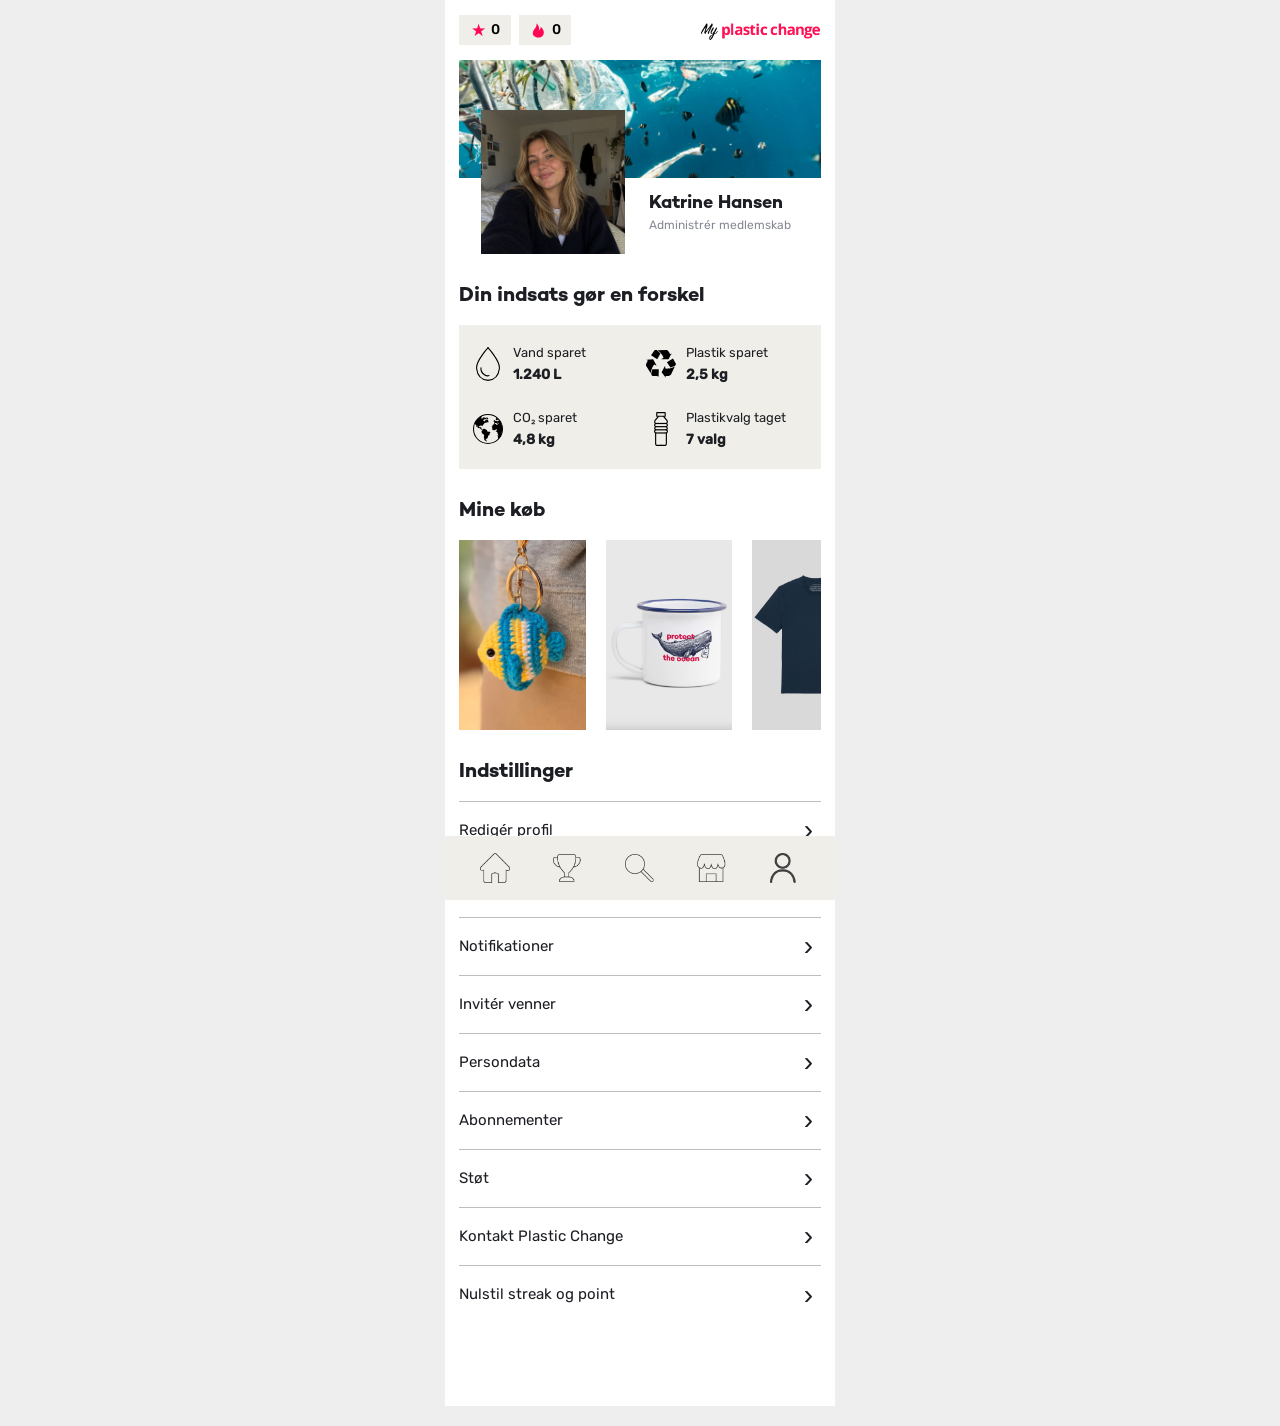
<file: profil.html>
<!DOCTYPE html>
<html lang="da">

<head>
    <meta charset="UTF-8">
    <meta name="viewport" content="width=device-width, initial-scale=1.0">

    <title>Plastic Change | Profil</title>

    <link rel="stylesheet" href="style.css?v=2">
    <script src="script.js" defer></script>
    <script src="profil.js" defer></script>
    <link rel="icon" type="image/svg+xml" href="assets/fav-icon.svg">
    <link rel="apple-touch-icon" href="assets/apple-touch-icon.png">
</head>

<body>

    <main class="profile-page">

        <!-- TOPBAR -->
        <header class="topbar">

            <div class="topbar__stats">

                <div class="topbar__stat">
                    <span class="topbar__icon" aria-hidden="true">★</span>
                    <span class="topbar__value" id="user-points">0</span>
                </div>

                <div class="topbar__stat">
                    <svg class="topbar__flame"
                         viewBox="0 0 24 24"
                         aria-hidden="true">
                        <path d="M12 22c4.4 0 7.5-3.1 7.5-7.3 0-3.1-1.7-5.3-4.4-7.9.1 2.8-1 4.2-2.2 4.7C13.4 6.9 12 4.4 9.2 2c.3 3.6-1.1 5.7-3 8.1C4.7 12.1 4 14 4 16c0 3.5 3.1 6 8 6z"/>
                    </svg>
                    <span class="topbar__value" id="user-streak">0</span>
                </div>

            </div>

            <a href="index.html" class="topbar__logo">
                <img
                    src="assets/plastic-change-logo.png"
                    alt="My Plastic Change"
                    class="topbar__logo-image"
                >
            </a>

        </header>

        <div class="profile-page__content">

            <!-- PROFIL -->
            <section class="profile-header" aria-labelledby="profile-name">

                <img
                    src="assets/profilcover.png"
                    alt=""
                    class="profile-header__cover"
                >

                <div class="profile-header__identity">

                    <img
                        src="assets/profilbillede.png"
                        alt="Katrine Hansen"
                        class="profile-header__photo"
                    >

                    <div class="profile-header__details">
                        <h1 id="profile-name" class="profile-header__name">
                            Katrine Hansen
                        </h1>

                        <p class="profile-header__membership">
                            Administrér medlemskab
                        </p>
                    </div>

                </div>

            </section>

            <!-- AKTIVITET -->
            <section class="profile-impact" aria-labelledby="impact-title">

                <h2 class="profile-page__heading" id="impact-title">
                    Din indsats gør en forskel
                </h2>

                <dl class="profile-impact__grid">

                    <div class="profile-impact__item">
                        <span class="profile-impact__icon" aria-hidden="true">
                            <img src="assets/dråbe.svg" alt="">
                        </span>
                        <div>
                            <dt>Vand sparet</dt>
                            <dd>1.240 L</dd>
                        </div>
                    </div>

                    <div class="profile-impact__item">
                        <span class="profile-impact__icon" aria-hidden="true">
                            <img src="assets/genbrug.svg" alt="">
                        </span>
                        <div>
                            <dt>Plastik sparet</dt>
                            <dd>2,5 kg</dd>
                        </div>
                    </div>

                    <div class="profile-impact__item">
                        <span class="profile-impact__icon" aria-hidden="true">
                            <img src="assets/klode.svg" alt="">
                        </span>
                        <div>
                            <dt>CO₂ sparet</dt>
                            <dd>4,8 kg</dd>
                        </div>
                    </div>

                    <div class="profile-impact__item">
                        <span class="profile-impact__icon" aria-hidden="true">
                            <img src="assets/plastikflaske.svg" alt="">
                        </span>
                        <div>
                            <dt>Plastikvalg taget</dt>
                            <dd>7 valg</dd>
                        </div>
                    </div>

                </dl>

            </section>

            <!-- MINE KØB -->
            <section class="profile-purchases" aria-labelledby="purchases-title">

                <h2 class="profile-page__heading" id="purchases-title">
                    Mine køb
                </h2>

                <div
                    class="profile-purchases__carousel"
                    tabindex="0"
                    role="region"
                    aria-label="Mine køb. Scroll vandret for at se alle produkter."
                >
                    <img
                        src="assets/nøglering.png"
                        alt="Nøglering med skildpadde"
                        class="profile-purchases__image"
                        loading="lazy"
                    >

                    <img
                        src="assets/mug.png"
                        alt="Krus fra Plastic Change"
                        class="profile-purchases__image"
                        loading="lazy"
                    >

                    <img
                        src="assets/tee.png"
                        alt="T-shirt fra Plastic Change"
                        class="profile-purchases__image"
                        loading="lazy"
                    >
                </div>

            </section>

            <!-- INDSTILLINGER -->
            <section class="profile-settings" aria-labelledby="settings-title">

                <h2 class="profile-page__heading" id="settings-title">
                    Indstillinger
                </h2>

                <ul class="profile-settings__list">

                    <li class="profile-settings__row">
                        <span>Redigér profil</span>
                        <span class="profile-settings__arrow" aria-hidden="true">›</span>
                    </li>

                    <li class="profile-settings__row">
                        <span>Indstillinger og privatlivsindstillinger</span>
                        <span class="profile-settings__arrow" aria-hidden="true">›</span>
                    </li>

                    <li class="profile-settings__row">
                        <span>Notifikationer</span>
                        <span class="profile-settings__arrow" aria-hidden="true">›</span>
                    </li>

                    <li class="profile-settings__row">
                        <span>Invitér venner</span>
                        <span class="profile-settings__arrow" aria-hidden="true">›</span>
                    </li>

                    <li class="profile-settings__row">
                        <span>Persondata</span>
                        <span class="profile-settings__arrow" aria-hidden="true">›</span>
                    </li>

                    <li class="profile-settings__row">
                        <span>Abonnementer</span>
                        <span class="profile-settings__arrow" aria-hidden="true">›</span>
                    </li>

                    <li class="profile-settings__row">
                        <span>Støt</span>
                        <span class="profile-settings__arrow" aria-hidden="true">›</span>
                    </li>

                    <li class="profile-settings__row">
                        <span>Kontakt Plastic Change</span>
                        <span class="profile-settings__arrow" aria-hidden="true">›</span>
                    </li>

                    <li>
                        <button
                            type="button"
                            class="profile-settings__row profile-settings__reset"
                            id="open-reset-dialog"
                        >
                            <span>Nulstil streak og point</span>
                            <span class="profile-settings__arrow" aria-hidden="true">›</span>
                        </button>
                    </li>

                </ul>

            </section>

            <p
                class="profile-page__notice"
                id="profile-reset-notice"
                role="status"
                hidden
            ></p>

        </div>

    </main>

    <!-- BEKRÆFT NULSTILLING -->
    <dialog
        class="profile-reset"
        id="profile-reset-dialog"
        aria-labelledby="reset-title"
        aria-describedby="reset-description"
    >
        <h2 class="profile-reset__title" id="reset-title">
            Er du sikker?
        </h2>

        <p class="profile-reset__text" id="reset-description">
            Nulstiller du, går dine point og streak tabt,
            og du starter fra dag 1 igen.
        </p>

        <div class="profile-reset__actions">
            <button
                type="button"
                class="profile-reset__button profile-reset__button--confirm"
                id="confirm-reset"
            >
                Ja
            </button>

            <button
                type="button"
                class="profile-reset__button profile-reset__button--cancel"
                id="cancel-reset"
                autofocus
            >
                Nej
            </button>
        </div>

        <p class="profile-reset__error" id="reset-error" role="alert" hidden></p>

    </dialog>

    <!-- BUNDNAVIGATION -->
    <nav class="bottom-nav" aria-label="Primær navigation">

        <a href="index.html" class="bottom-nav__link" aria-label="Forside">
            <img src="assets/Home-icon.png" alt="" class="bottom-nav__icon">
        </a>

        <a href="challenge.html" class="bottom-nav__link" aria-label="Challenges">
            <img src="assets/Challenge-icon.png" alt="" class="bottom-nav__icon">
        </a>

        <a href="search.html" class="bottom-nav__link" aria-label="Søg">
            <img src="assets/Search-icon.png" alt="" class="bottom-nav__icon">
        </a>

        <a href="shop.html" class="bottom-nav__link" aria-label="Shop">
            <img src="assets/Shop-icon.png" alt="" class="bottom-nav__icon">
        </a>

        <a href="profil.html"
           class="bottom-nav__link"
           aria-label="Profil"
           aria-current="page">
            <img src="assets/Profil-icon-fremhævet.png"
                 alt=""
                 class="bottom-nav__icon">
        </a>

    </nav>

</body>
</html>
</file>
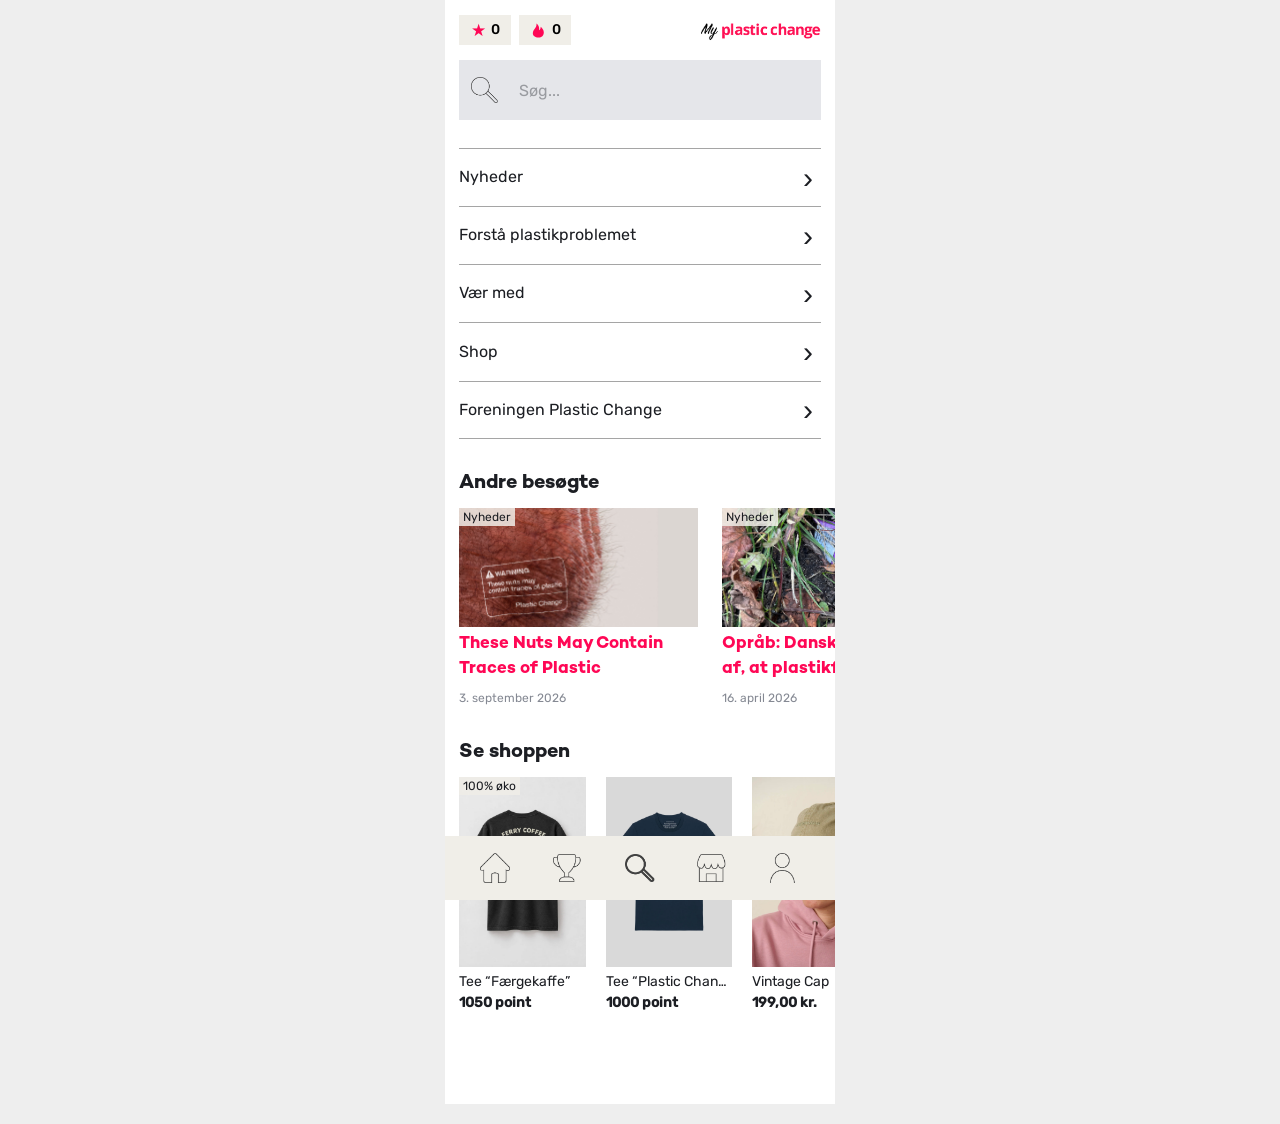
<file: search.html>
<!DOCTYPE html>
<html lang="da">

<head>
    <meta charset="UTF-8">
    <meta name="viewport" content="width=device-width, initial-scale=1.0">

    <title>Plastic Change | Søg</title>

    <link rel="stylesheet" href="style.css?v=2">
    <script src="script.js" defer></script>
    <script src="search.js" defer></script>
    <link rel="icon" type="image/svg+xml" href="assets/fav-icon.svg">
    <link rel="apple-touch-icon" href="assets/apple-touch-icon.png">
</head>

<body>

    <main class="search-page">

        <!-- TOPBAR -->
        <header class="topbar">

            <div class="topbar__stats">

                <div class="topbar__stat">
                    <span class="topbar__icon" aria-hidden="true">★</span>
                    <span class="topbar__value" id="user-points">0</span>
                </div>

                <div class="topbar__stat">
                    <svg
                        class="topbar__flame"
                        viewBox="0 0 24 24"
                        aria-hidden="true"
                    >
                        <path d="M12 22c4.4 0 7.5-3.1 7.5-7.3 0-3.1-1.7-5.3-4.4-7.9.1 2.8-1 4.2-2.2 4.7C13.4 6.9 12 4.4 9.2 2c.3 3.6-1.1 5.7-3 8.1C4.7 12.1 4 14 4 16c0 3.5 3.1 6 8 6z"/>
                    </svg>

                    <span class="topbar__value" id="user-streak">0</span>
                </div>

            </div>

            <a href="index.html" class="topbar__logo">
                <img
                    src="assets/plastic-change-logo.png"
                    alt="My Plastic Change"
                    class="topbar__logo-image"
                >
            </a>

        </header>

        <div class="search-page__content">

            <h1 class="search-page__sr-only">Søg i My Plastic Change</h1>

            <!-- SØGEFELT -->
            <form class="search-field" role="search" id="search-form">

                <img
                    src="assets/Search-icon.png"
                    alt=""
                    class="search-field__icon"
                >

                <label class="search-page__sr-only" for="search-input">
                    Søg efter indhold
                </label>

                <input
                    type="search"
                    id="search-input"
                    class="search-field__input"
                    placeholder="Søg..."
                    autocomplete="off"
                >

            </form>

            <p
                class="search-page__sr-only"
                id="search-status"
                role="status"
            ></p>

            <!-- KATEGORIER -->
            <ul class="search-categories">

                <li class="search-categories__item" data-search-item>
                    <span>Nyheder</span>
                    <span class="search-categories__arrow" aria-hidden="true">›</span>
                </li>

                <li class="search-categories__item" data-search-item>
                    <span>Forstå plastikproblemet</span>
                    <span class="search-categories__arrow" aria-hidden="true">›</span>
                </li>

                <li class="search-categories__item" data-search-item>
                    <span>Vær med</span>
                    <span class="search-categories__arrow" aria-hidden="true">›</span>
                </li>

                <li data-search-item>
                    <a href="shop.html" class="search-categories__item">
                        <span>Shop</span>
                        <span class="search-categories__arrow" aria-hidden="true">›</span>
                    </a>
                </li>

                <li class="search-categories__item" data-search-item>
                    <span>Foreningen Plastic Change</span>
                    <span class="search-categories__arrow" aria-hidden="true">›</span>
                </li>

            </ul>

            <!-- ANDRE BESØGTE -->
            <section
                class="search-section"
                aria-labelledby="search-news-title"
                data-search-section
            >
                <h2 class="search-page__heading" id="search-news-title">
                    Andre besøgte
                </h2>

                <div
                    class="search-carousel search-carousel--news"
                    tabindex="0"
                    role="region"
                    aria-label="Andre besøgte. Scroll vandret for at se flere."
                >

                    <article class="search-news" data-search-item>

                        <div class="search-news__image-wrapper">
                            <img
                                src="assets/news-4.jpg"
                                alt="Plastic Changes kampagne om plastik"
                                class="search-news__image"
                                loading="lazy"
                            >

                            <span class="search-card__badge">Nyheder</span>
                        </div>

                        <h3 class="search-news__title">
                            These Nuts May Contain Traces of Plastic
                        </h3>

                        <time class="search-news__date" datetime="2026-09-03">
                            3. september 2026
                        </time>

                    </article>

                    <article class="search-news" data-search-item>

                        <div class="search-news__image-wrapper">
                            <img
                                src="assets/opråb.png"
                                alt="Plastikaffald i naturen"
                                class="search-news__image"
                                loading="lazy"
                            >

                            <span class="search-card__badge">Nyheder</span>
                        </div>

                        <h3 class="search-news__title">
                            Opråb: Danskerne er trætte af, at plastikforur...
                        </h3>

                        <time class="search-news__date" datetime="2026-04-16">
                            16. april 2026
                        </time>

                    </article>

                </div>

            </section>

            <!-- SE SHOPPEN -->
            <section
                class="search-section"
                aria-labelledby="search-shop-title"
                data-search-section
            >
                <h2 class="search-page__heading" id="search-shop-title">
                    Se shoppen
                </h2>

                <div
                    class="search-carousel search-carousel--products"
                    tabindex="0"
                    role="region"
                    aria-label="Produkter. Scroll vandret for at se flere."
                >

                    <a href="shop.html" class="search-product" data-search-item>

                        <div class="search-product__image-wrapper">
                            <img
                                src="assets/færgekaffe.jpeg"
                                alt="Sort Færgekaffe T-shirt"
                                class="search-product__image"
                                loading="lazy"
                            >

                            <span class="search-card__badge">100% øko</span>
                        </div>

                        <h3 class="search-product__title">Tee “Færgekaffe”</h3>
                        <p class="search-product__price">1050 point</p>

                    </a>

                    <a href="shop.html" class="search-product" data-search-item>

                        <div class="search-product__image-wrapper">
                            <img
                                src="assets/tee.png"
                                alt="Blå Plastic Change T-shirt"
                                class="search-product__image"
                                loading="lazy"
                            >
                        </div>

                        <h3 class="search-product__title">Tee “Plastic Change”</h3>
                        <p class="search-product__price">1000 point</p>

                    </a>

                    <a href="shop.html" class="search-product" data-search-item>

                        <div class="search-product__image-wrapper">
                            <img
                                src="assets/vintagecap.jpeg"
                                alt="Vintage Cap"
                                class="search-product__image"
                                loading="lazy"
                            >
                        </div>

                        <h3 class="search-product__title">Vintage Cap</h3>
                        <p class="search-product__price">199,00 kr.</p>

                    </a>

                </div>

            </section>

            <p class="search-page__empty" id="search-empty" hidden>
                Ingen resultater. Prøv et andet søgeord.
            </p>

        </div>

    </main>

    <!-- BUNDNAVIGATION -->
    <nav class="bottom-nav" aria-label="Primær navigation">

        <a href="index.html" class="bottom-nav__link" aria-label="Forside">
            <img src="assets/Home-icon.png" alt="" class="bottom-nav__icon">
        </a>

        <a href="challenge.html" class="bottom-nav__link" aria-label="Challenges">
            <img src="assets/Challenge-icon.png" alt="" class="bottom-nav__icon">
        </a>

        <a href="search.html"
           class="bottom-nav__link"
           aria-label="Søg"
           aria-current="page">
            <img src="assets/Search-icon-fremhævet.png"
                 alt=""
                 class="bottom-nav__icon">
        </a>

        <a href="shop.html" class="bottom-nav__link" aria-label="Shop">
            <img src="assets/Shop-icon.png" alt="" class="bottom-nav__icon">
        </a>

        <a href="profil.html" class="bottom-nav__link" aria-label="Profil">
            <img src="assets/Profile-icon.png" alt="" class="bottom-nav__icon">
        </a>

    </nav>

</body>
</html>
</file>
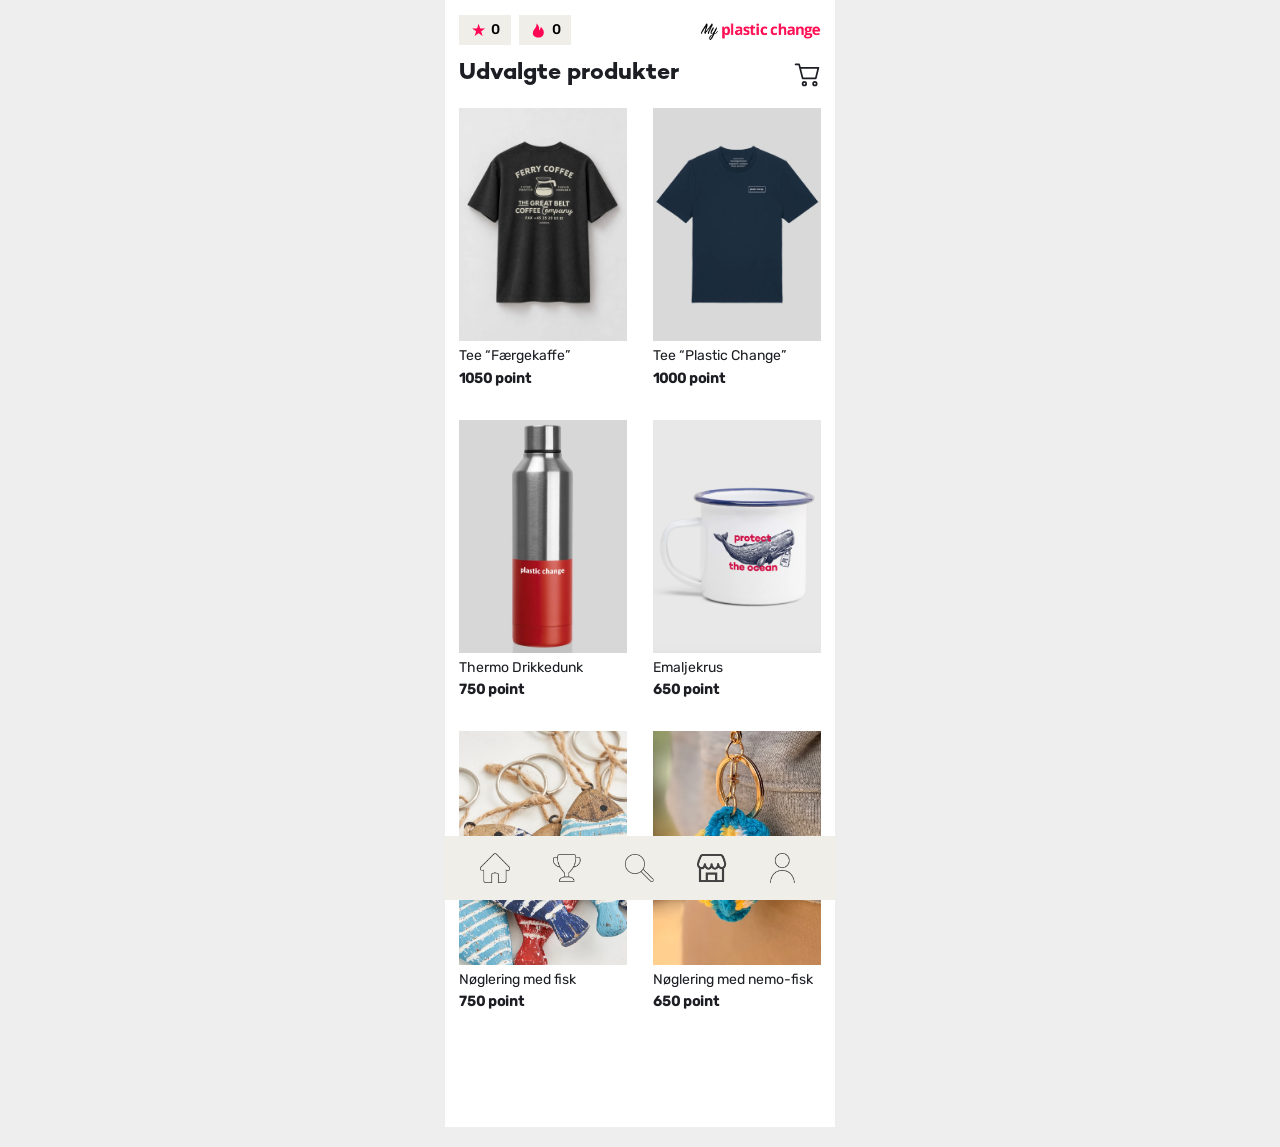
<file: shop.html>
<!DOCTYPE html>
<html lang="da">

<head>
    <meta charset="UTF-8">
    <meta name="viewport" content="width=device-width, initial-scale=1.0">

    <title>Plastic Change | Shop</title>

    <link rel="stylesheet" href="style.css?v=2">
    <script src="script.js" defer></script>
    <link rel="icon" type="image/svg+xml" href="assets/fav-icon.svg">
    <link rel="apple-touch-icon" href="assets/apple-touch-icon.png">
</head>

<body>

    <main class="shop-page">

        <!-- TOPBAR -->
        <header class="topbar">

            <div class="topbar__stats">

                <div class="topbar__stat">
                    <span class="topbar__icon" aria-hidden="true">★</span>
                    <span class="topbar__value" id="user-points">0</span>
                </div>

                <div class="topbar__stat">
                    <svg
                        class="topbar__flame"
                        viewBox="0 0 24 24"
                        aria-hidden="true"
                    >
                        <path d="M12 22c4.4 0 7.5-3.1 7.5-7.3 0-3.1-1.7-5.3-4.4-7.9.1 2.8-1 4.2-2.2 4.7C13.4 6.9 12 4.4 9.2 2c.3 3.6-1.1 5.7-3 8.1C4.7 12.1 4 14 4 16c0 3.5 3.1 6 8 6z"/>
                    </svg>

                    <span class="topbar__value" id="user-streak">0</span>
                </div>

            </div>

            <a href="index.html" class="topbar__logo">
                <img
                    src="assets/plastic-change-logo.png"
                    alt="My Plastic Change"
                    class="topbar__logo-image"
                >
            </a>

        </header>

        <div class="shop-page__content">

            <!-- OVERSKRIFT OG KURV -->
            <div class="shop-page__heading">

                <h1 class="shop-page__title">
                    Udvalgte produkter
                </h1>

                <!-- Kurvens funktion kobles på senere -->
                <svg
                    class="shop-page__cart"
                    viewBox="0 0 32 32"
                    role="img"
                    aria-label="Indkøbskurv"
                >
                    <path
                        d="M3 5h4l4 16h15l3-12H8"
                        fill="none"
                        stroke="currentColor"
                        stroke-width="2"
                        stroke-linecap="round"
                        stroke-linejoin="round"
                    />
                    <circle
                        cx="13"
                        cy="27"
                        r="2"
                        fill="none"
                        stroke="currentColor"
                        stroke-width="2"
                    />
                    <circle
                        cx="25"
                        cy="27"
                        r="2"
                        fill="none"
                        stroke="currentColor"
                        stroke-width="2"
                    />
                </svg>

            </div>

            <!-- PRODUKTER -->
            <div class="shop-grid">

                <article class="shop-product">

                    <img
                        src="assets/færgekaffe.jpeg"
                        alt="Sort Færgekaffe T-shirt"
                        class="shop-product__image"
                    >

                    <h2 class="shop-product__title">
                        Tee “Færgekaffe”
                    </h2>

                    <p class="shop-product__price">
                        1050 point
                    </p>

                </article>

                <a href="produkt.html" class="shop-product shop-product--link">

    <img
        src="assets/tee.png"
        alt="Blå Plastic Change T-shirt"
        class="shop-product__image"
    >

    <h2 class="shop-product__title">
        Tee “Plastic Change”
    </h2>

    <p class="shop-product__price">
        1000 point
    </p>

</a>

                <article class="shop-product">

                    <img
                        src="assets/thermo.jpeg"
                        alt="Termodrikkedunk i stål med rødt Plastic Change-logo"
                        class="shop-product__image"
                        loading="lazy"
                    >

                    <h2 class="shop-product__title">
                        Thermo Drikkedunk
                    </h2>

                    <p class="shop-product__price">
                        750 point
                    </p>

                </article>

                <article class="shop-product">

                    <img
                        src="assets/mug.png"
                        alt="Hvidt emaljekrus med blå kant og hvalmotiv"
                        class="shop-product__image"
                        loading="lazy"
                    >

                    <h2 class="shop-product__title">
                        Emaljekrus
                    </h2>

                    <p class="shop-product__price">
                        650 point
                    </p>

                </article>

                <article class="shop-product">

                    <img
                        src="assets/nøglering1.jpeg"
                        alt="Nøgleringe med fiskemotiver"
                        class="shop-product__image"
                        loading="lazy"
                    >

                    <h2 class="shop-product__title">
                        Nøglering med fisk
                    </h2>

                    <p class="shop-product__price">
                        750 point
                    </p>

                </article>

                <article class="shop-product">

                    <img
                        src="assets/nøglering.png"
                        alt="Hæklet blå og gul skildpadde som nøglering"
                        class="shop-product__image"
                        loading="lazy"
                    >

                    <h2 class="shop-product__title">
                        Nøglering med nemo-fisk
                    </h2>

                    <p class="shop-product__price">
                        650 point
                    </p>

                </article>

            </div>

        </div>

    </main>

    <!-- BUNDNAVIGATION -->
    <nav class="bottom-nav" aria-label="Primær navigation">

        <a href="index.html"
           class="bottom-nav__link"
           aria-label="Forside">
            <img
                src="assets/Home-icon.png"
                alt=""
                class="bottom-nav__icon"
            >
        </a>

        <a href="challenge.html"
           class="bottom-nav__link"
           aria-label="Challenges">
            <img
                src="assets/Challenge-icon.png"
                alt=""
                class="bottom-nav__icon"
            >
        </a>

        <a href="search.html"
           class="bottom-nav__link"
           aria-label="Søg">
            <img
                src="assets/Search-icon.png"
                alt=""
                class="bottom-nav__icon"
            >
        </a>

        <a href="shop.html"
           class="bottom-nav__link"
           aria-label="Shop"
           aria-current="page">
            <img
                src="assets/Shop-icon-fremhævet.png"
                alt=""
                class="bottom-nav__icon"
            >
        </a>

        <a href="profil.html"
           class="bottom-nav__link"
           aria-label="Profil">
            <img
                src="assets/Profile-icon.png"
                alt=""
                class="bottom-nav__icon"
            >
        </a>

    </nav>

</body>
</html>
</file>
<file: style.css>
/* ========================================
   1. DESIGNSYSTEM
======================================== */

@font-face {
    font-family: "Campton";
    src: url("./assets/fonts/CamptonBook.otf") format("opentype");
    font-weight: 400;
    font-style: normal;
    font-display: swap;
}

@font-face {
    font-family: "Campton";
    src: url("./assets/fonts/CamptonMedium.otf") format("opentype");
    font-weight: 500;
    font-style: normal;
    font-display: swap;
}

@font-face {
    font-family: "Campton";
    src: url("./assets/fonts/CamptonSemiBold.otf") format("opentype");
    font-weight: 600;
    font-style: normal;
    font-display: swap;
}

@font-face {
    font-family: "Campton";
    src: url("./assets/fonts/CamptonBold.otf") format("opentype");
    font-weight: 700;
    font-style: normal;
    font-display: swap;
}
@font-face {
    font-family: "Rubik";
    src: url("./assets/fonts/Rubik-Regular.ttf") format("truetype");
    font-weight: 400;
    font-style: normal;
    font-display: swap;
}

@font-face {
    font-family: "Rubik";
    src: url("./assets/fonts/Rubik-Medium.ttf") format("truetype");
    font-weight: 500;
    font-style: normal;
    font-display: swap;
}

:root {
    --color-background: #FFFFFF;
    --color-text: #1C1E23;
    --color-primary: #FF0755;
    --color-navigation: #F0EEE8;

    --font-heading: "Campton", Arial, sans-serif;
    --font-body: "Rubik", Arial, sans-serif;

    --page-padding: 14px;
    --section-gap: 24px;

    --app-width: 390px;
    --navigation-height: 60px;
}


/* ========================================
   2. RESET OG GRUNDSTYLING
======================================== */

* {
    box-sizing: border-box;
}

html {
    scroll-behavior: smooth;
}

body {
    margin: 0;
    background-color: #EEEEEE;
    color: var(--color-text);
    font-family: var(--font-body);
    -webkit-font-smoothing: antialiased;
}

h1,
h2,
h3,
h4 {
    font-family: var(--font-heading);
}

img {
    display: block;
    width: 100%;
}

a {
    color: inherit;
    text-decoration: none;
}

button {
    font: inherit;
    cursor: pointer;
}


/* ========================================
   3. WEBAPP CONTAINER
======================================== */

.home {
    width: 100%;
    max-width: var(--app-width);
    min-height: 100dvh;

    margin: 0 auto;
    padding-bottom: calc(
        var(--navigation-height) + 20px
    );

    background-color: var(--color-background);
}


/* ========================================
   4. TOPBAR
======================================== */

.topbar {
    position: sticky;
    top: 0;
    z-index: 100;

    display: flex;
    align-items: center;
    justify-content: space-between;

    width: 100%;
    height: 60px;
    padding: 10px 14px;
    gap: 10px;

    background-color: #FFFFFF;
}

/* Point og streak */
.topbar__stats {
    display: flex;
    align-items: center;
    gap: 8px;
}

/* De beige bokse */
.topbar__stat {
    display: flex;
    align-items: center;
    justify-content: center;
    gap: 5px;

    min-width: 52px;
    height: 30px;
    padding: 0 7px;

    background-color: var(--color-navigation);
}

/* Pink stjerne */
.topbar__icon {
    color: var(--color-primary);
    font-size: 17px;
    line-height: 1;
}

/* Pink flamme */
.topbar__flame {
    width: 17px;
    height: 17px;
    fill: var(--color-primary);
    flex-shrink: 0;
}

/* Point og streak-tal */
.topbar__value {
    color: #000000;
    font-family: var(--font-body);
    font-size: 14px;
    font-weight: 500;
    line-height: 1;
}

/* Logo */
.topbar__logo {
    display: flex;
    align-items: center;
    flex-shrink: 0;
}

.topbar__logo-image {
    display: block;
    width: 120px;
    height: auto;
    object-fit: contain;
}


/* ========================================
   5. HERO
======================================== */

.hero {
    position: relative;

    width: 100%;
    height: 390px;

    overflow: hidden;
    background-color: #087F84;
}

/* Baggrundsbillede */
.hero__image {
    position: absolute;
    inset: 0;

    width: 100%;
    height: 100%;

    object-fit: cover;
    object-position: center;
}

/* Container til tekst og pil */
.hero__welcome {
    position: absolute;

    left: var(--page-padding);
    right: var(--page-padding);
    bottom: 14px;

    display: flex;
    align-items: center;
    gap: 12px;

    z-index: 1;
}

/* Pink tekstboks med 75% opacity */
.hero__welcome-content {
    flex: 1;
    min-width: 0;

    padding: 14px 12px;

    background-color: rgb(255 7 85 / 75%);
    color: #FFFFFF;
}

/* Velkomstoverskrift */
.hero__title {
    margin: 0 0 6px;

    font-size: 1.15rem;
    font-weight: 700;
    line-height: 1.2;
}

/* Velkomsttekst */
.hero__text {
    margin: 0;

    font-size: 0.76rem;
    font-weight: 400;
    line-height: 1.5;
}

/* Separat rund knap */
.hero__button {
    display: flex;
    align-items: center;
    justify-content: center;

    flex: 0 0 42px;

    width: 42px;
    height: 42px;

    border: none;
    border-radius: 50%;

    background-color: rgb(255 7 85 / 75%);
    color: #FFFFFF;

    font-size: 1.7rem;
    line-height: 1;

    transition:
        transform 0.2s ease,
        background-color 0.2s ease;
}

.hero__button:hover {
    transform: scale(1.08);
    background-color: #E60049;
}

.hero__button:focus-visible {
    outline: 3px solid #FFFFFF;
    outline-offset: 3px;
}


/* ========================================
   6. FÆLLES OVERSKRIFTER
======================================== */

.section-title {
    margin: 0;

    font-size: 1.05rem;
    font-weight: 700;
    line-height: 1.3;
}


/* ========================================
   7. DONATIONSKARRUSEL
======================================== */

.challenges {
    padding-top: var(--section-gap);
}

.challenges > .section-title {
    margin: 0 var(--page-padding) 12px;
}

/* Vandret scroll */
.challenge-list {
    display: grid;
    grid-auto-flow: column;
    grid-auto-columns: 62%;

    gap: 12px;

    width: 100%;
    overflow-x: auto;
    overflow-y: hidden;

    padding: 0 var(--page-padding) 8px;

    scroll-snap-type: x mandatory;
    scroll-padding-inline: var(--page-padding);
    overscroll-behavior-x: contain;

    scrollbar-width: none;
    -webkit-overflow-scrolling: touch;
}

.challenge-list::-webkit-scrollbar {
    display: none;
}

/* Kort */
.challenge-card {
    position: relative;
    display: block;

    height: 260px;
    min-width: 0;

    overflow: hidden;

    background-color: #087F84;

    scroll-snap-align: start;
}

/* Kortbilleder */
.challenge-card__image {
    position: absolute;
    inset: 0;

    width: 100%;
    height: 100%;

    object-fit: cover;
    object-position: center;
}

/* Gradient og tekst */
.challenge-card__content {
    position: absolute;
    inset: 0;

    display: flex;
    flex-direction: column;
    justify-content: flex-end;

    padding: 14px;

    color: #FFFFFF;

    background: linear-gradient(
        to bottom,
        transparent 35%,
        rgba(0, 0, 0, 0.72) 100%
    );
}

/* Lille tekst */
.challenge-card__eyebrow {
    margin: 0 0 5px;

    font-size: 0.7rem;
    font-weight: 400;
    line-height: 1.3;
}

/* Kortoverskrift */
.challenge-card__title {
    margin: 0;

    font-size: 1rem;
    font-weight: 700;
    line-height: 1.25;
}


/* ========================================
   8. SENESTE NYHEDER
======================================== */

.news {
    padding:
        var(--section-gap)
        var(--page-padding)
        0;
}

/* Overskrift og pil */
.news__heading {
    display: flex;
    align-items: center;
    justify-content: space-between;

    gap: 12px;
    margin-bottom: 12px;
}

.news__all {
    display: flex;
    align-items: center;
    justify-content: center;

    flex-shrink: 0;

    width: 28px;
    height: 28px;

    font-size: 1.6rem;
    line-height: 1;
}

/* Nyhedsliste */
.news-list {
    display: grid;
    gap: 18px;
}

/* Nyhedskort */
.news-card {
    min-width: 0;
}

/* Nyhedsbilleder */
.news-card__image {
    width: 100%;
    aspect-ratio: 1.9 / 1;

    object-fit: cover;
    object-position: center;

    background-color: #E5E5E5;
}

/* Pink overskrift */
.news-card__title {
    margin: 8px 0 4px;

    color: var(--color-primary);

    font-size: 0.88rem;
    font-weight: 700;
    line-height: 1.4;
}

/* Dato */
.news-card__date {
    display: block;

    color: #777777;

    font-size: 0.65rem;
    line-height: 1.4;
}


/* ========================================
   9. MOBILVISNING
======================================== */

@media (max-width: 390px) {

    body {
        background-color: #FFFFFF;
    }

    .home {
        max-width: 100%;
    }

    .hero {
        height: 100vw;
        max-height: 390px;
        min-height: 320px;
    }

    .hero__welcome {
        gap: 10px;
    }

    .hero__welcome-content {
        padding: 12px 10px;
    }

    .hero__button {
        flex-basis: 40px;
        width: 40px;
        height: 40px;
    }
}


/* ========================================
   10. SMÅ MOBILSKÆRME
======================================== */

@media (max-width: 360px) {

    .topbar {
        padding: 10px 12px;
        gap: 6px;
    }

    .topbar__stat {
        min-width: 48px;
        gap: 4px;
        padding: 0 6px;
    }

    .topbar__stats {
        gap: 6px;
    }

    .topbar__logo-image {
        width: 100px;
    }
}

/* Fast navigation i bunden */
.bottom-nav {
    position: fixed;
    bottom: 0;
    left: 50%;
    transform: translateX(-50%);
    width: 100%;
    max-width: 390px;
    z-index: 1000;

    display: flex;
    align-items: center;
    justify-content: space-around;

    background-color: #F0EEE8;
    padding: 8px 14px;
    padding-bottom: calc(8px + env(safe-area-inset-bottom));
    box-sizing: border-box;
}

.bottom-nav__link {
    display: flex;
    align-items: center;
    justify-content: center;
    width: 48px;
    height: 48px;
}

.bottom-nav__icon {
    display: block;
    width: 30px;
    height: 30px;
    object-fit: contain;
}

body {
    padding-bottom: calc(20px + env(safe-area-inset-bottom));
}

/* ========================================
   CHALLENGE-SIDE
======================================== */

.challenge-page {
    width: 100%;
    max-width: 390px;
    margin-inline: auto;
    padding-bottom: calc(64px + env(safe-area-inset-bottom));
    background-color: #F0EEE8;
}

/* Billedet bestemmer kortets højde */
.challenge-map {
    position: relative;
    width: 100%;
}

.challenge-map__background {
    display: block;
    width: 100%;
    height: auto;
}

.challenge-map__svg-definitions {
    position: absolute;
    width: 0;
    height: 0;
    overflow: hidden;
}

/* POINT OG STREAK */

.challenge-map__stats {
    position: absolute;
    top: 4.3%;
    left: 50%;
    transform: translateX(-50%);

    display: flex;
    gap: 4px;
    width: 46%;
}

.challenge-map__stat {
    display: flex;
    align-items: center;
    justify-content: center;
    gap: 10px;

    flex: 1;
    min-width: 0;
    padding: 10px 6px;

    background-color: #F0EEE8;
    box-shadow: 0 3px 5px rgb(0 0 0 / 20%);
}

.challenge-map__star {
    color: #FF0755;
    font-size: 28px;
    line-height: 1;
}

.challenge-map__flame {
    width: 22px;
    height: 28px;
    flex-shrink: 0;
    fill: #FF0755;
}

.challenge-map__stat-text {
    display: flex;
    flex-direction: column;
    align-items: center;

    font-family: var(--font-body);
    line-height: 1.1;
}

.challenge-map__value {
    font-size: 16px;
    font-weight: 700;
}

.challenge-map__label {
    font-size: 10px;
}

/* CHALLENGE-CIRKLER */

.challenge-day {
    position: absolute;
    transform: translate(-50%, -50%);

    display: flex;
    flex-direction: column;
    align-items: center;
    justify-content: center;

    width: var(--day-size);
    aspect-ratio: 1;
    padding: 0;
    border: 0;
    border-radius: 50%;

    font-family: var(--font-body);
    color: #FFFFFF;
    background-color: #008580;
    box-shadow: 0 0 4px 2px rgb(255 255 255 / 45%);

    cursor: pointer;
}

.challenge-day--locked {
    color: #D3D5DA;
    background-color: #858993;
}

.challenge-day__number {
    font-size: clamp(10px, 5vw, 20px);
    font-weight: 700;
    line-height: 1;
}

.challenge-day__lock {
    width: 24%;
    height: 24%;
    margin-bottom: 2px;
    flex-shrink: 0;
}

.challenge-day:focus-visible {
    outline: 3px solid #FF0755;
    outline-offset: 4px;
}

/* Placeringerne følger mockuppen */

.challenge-day--1 {
    --day-size: 20%;
    left: 41%;
    top: 68%;
}

.challenge-day--1 .challenge-day__number {
    font-size: clamp(24px, 8vw, 32px);
}

.challenge-day--2 {
    --day-size: 16%;
    left: 66%;
    top: 49.5%;
}

.challenge-day--3 {
    --day-size: 14%;
    left: 35.5%;
    top: 38%;
}

.challenge-day--4 {
    --day-size: 11%;
    left: 51%;
    top: 27.2%;
}

.challenge-day--5 {
    --day-size: 8.5%;
    left: 32.5%;
    top: 22.5%;
}

.challenge-day--5 .challenge-day__number {
    font-size: 13px;
}

.challenge-day--6 {
    --day-size: 6%;
    left: 44.5%;
    top: 18%;
}

.challenge-day--6 .challenge-day__number {
    font-size: 10px;
}

.challenge-day--7 {
    --day-size: 3%;
    left: 29%;
    top: 15.2%;
}

.challenge-day--7 .challenge-day__number {
    font-size: 6px;
}

.challenge-day--7 .challenge-day__lock {
    margin-bottom: 0;
}

/* SKILDPADDE */

.challenge-map__turtle {
    position: absolute;
    left: 50%;
    top: 78.5%;
    transform: translateX(-50%);

    width: 23%;
    height: auto;

    filter: drop-shadow(0 4px 3px rgb(0 0 0 / 20%));
    pointer-events: none;
}
/* BESKED VED LÅST DAG */

.locked-message {
    position: absolute;
    top: 52%;
    left: 39%;
    z-index: 10;

    width: 90px;
    padding: 5px;
    box-sizing: border-box;

    color: #000000;
    background-color: #CDD0D6;
    box-shadow: 0 4px 5px rgb(0 0 0 / 25%);
    font-family: var(--font-body);
}

.locked-message[hidden] {
    display: none;
}

.locked-message__title {
    display: block;
    padding-right: 12px;
    font-size: 10px;
    line-height: 1.2;
}

.locked-message__text {
    margin: 4px 0 0;
    font-size: 7px;
    line-height: 1.3;
}

.locked-message__lock {
    position: absolute;
    top: 4px;
    right: 4px;

    width: 10px;
    height: 12px;
    color: #858993;
}

/* POPUP TIL DAG 1 */

.challenge-modal {
    position: fixed;
    inset: 0;
    margin: auto;

    width: calc(100% - 48px);
    max-width: 334px;
    max-height: calc(100dvh - 100px);
    overflow-y: auto;
    box-sizing: border-box;

    padding: 12px 30px 50px;
    border: 0;
    border-radius: 10px;

    color: #1C1E23;
    background-color: #FFFFFF;
    text-align: center;
    font-family: var(--font-body);
}

.challenge-modal::backdrop {
    background-color: rgb(0 0 0 / 65%);
}

.challenge-modal__close {
    position: absolute;
    top: 8px;
    right: 8px;

    display: grid;
    place-items: center;

    width: 44px;
    height: 44px;
    padding: 0;
    border: 0;

    color: #000000;
    background: transparent;
    font-size: 34px;
    line-height: 1;
    cursor: pointer;
}

.challenge-modal__day {
    margin: 0;
    font-size: 12px;
    font-weight: 700;
}

.challenge-modal__steps {
    display: flex;
    justify-content: center;
    gap: 8px;
    margin-top: 12px;
}

.challenge-modal__dot {
    width: 12px;
    height: 12px;
    border-radius: 50%;
    background-color: #D9D9D9;
}

.challenge-modal__dot--active {
    background-color: #858585;
}

.challenge-modal__title {
    margin: 20px 0 28px;
    font-family: var(--font-heading);
    font-size: 23px;
    font-weight: 700;
    line-height: 1.2;
}

.challenge-modal__image {
    display: block;
    width: 54px;
    height: 82px;
    margin: 0 auto 28px;
    object-fit: contain;
}

.challenge-modal__subtitle {
    margin: 0;
    font-family: var(--font-heading);
    font-size: 17px;
    font-weight: 700;
    line-height: 1.25;
}

.challenge-modal__text {
    margin: 34px 0 40px;
    font-size: 14px;
    line-height: 1.25;
}

.challenge-modal__button {
    display: block;
    width: 100%;
    min-height: 48px;
    padding: 12px 16px;
    border: 0;
    border-radius: 999px;

    color: #FFFFFF;
    background-color: #FF0755;
    font-family: var(--font-body);
    font-size: 16px;
    font-weight: 700;
    cursor: pointer;
}

.challenge-modal__close:focus-visible,
.challenge-modal__button:focus-visible {
    outline: 3px solid #008580;
    outline-offset: 3px;
}

html.challenge-modal-open,
html.challenge-modal-open body {
    overflow: hidden;
}

/* KAMERA OG BILLEDE */

.challenge-modal__panel[hidden],
.challenge-modal__preview[hidden],
.challenge-modal__error[hidden] {
    display: none;
}

.challenge-modal__instruction {
    margin: 0;
    font-size: 14px;
    line-height: 1.35;
}

.challenge-modal__camera {
    display: block;
    width: 70px;
    height: 60px;
    margin: 24px auto 34px;
    object-fit: contain;
}

.challenge-modal__preview {
    display: block;
    width: 90px;
    height: 120px;
    margin: 16px auto 28px;
    object-fit: contain;
}

.challenge-modal__retake {
    display: block;
    min-height: 44px;
    margin: 8px auto 0;
    padding: 10px;
    border: 0;

    color: #858993;
    background: transparent;
    font-family: var(--font-body);
    font-size: 10px;
    text-decoration: underline;
    cursor: pointer;
}

.challenge-modal__error {
    margin: 16px 0 0;
    color: #B00020;
    font-size: 13px;
}

.challenge-modal__retake:focus-visible {
    outline: 3px solid #008580;
    outline-offset: 3px;
}

/* CHALLENGE GENNEMFØRT */

.challenge-modal--completed {
    padding-top: 38px;
    padding-bottom: 28px;
}

.challenge-modal--completed .challenge-modal__day,
.challenge-modal--completed .challenge-modal__steps {
    display: none;
}

.challenge-modal--completed .challenge-modal__title {
    margin: 22px 0 0;
    font-size: 23px;
}

/* Ikonet placeres visuelt over overskriften */
.challenge-modal--completed[open] {
    display: flex;
    flex-direction: column;
}

.challenge-modal--completed .challenge-modal__panel[data-step="4"] {
    display: contents;
}

.challenge-modal__completed-icon {
    order: -1;
    display: block;
    width: 94px;
    height: 94px;
    margin: 0 auto;
    object-fit: contain;
}

.challenge-modal__completed-text {
    margin: 30px 0;
    font-size: 14px;
    line-height: 1.3;
}

.challenge-modal__quiz-info {
    padding: 24px 20px;
    margin-bottom: 28px;
    background-color: #FAF9F8;
    text-align: left;
}

.challenge-modal__quiz-info p {
    margin: 0;
    font-size: 14px;
    line-height: 1.3;
}

.challenge-modal__quiz-button {
    position: relative;
    padding-inline: 40px;
}

.challenge-modal__quiz-button span {
    position: absolute;
    right: 24px;
    top: 50%;
    transform: translateY(-50%);
    font-size: 28px;
    font-weight: 400;
}

/* QUIZ */

.challenge-modal--quiz {
    padding-top: 20px;
    padding-bottom: 48px;
}

.challenge-modal--quiz .challenge-modal__day,
.challenge-modal--quiz .challenge-modal__steps {
    display: none;
}

.challenge-modal--quiz .challenge-modal__title {
    margin: 0 0 4px;
}

.challenge-quiz__counter {
    margin: 0;
    font-size: 14px;
    line-height: 1.3;
}

.challenge-quiz__progress {
    display: block;
    width: 100%;
    height: 7px;
    margin: 22px 0 24px;

    appearance: none;
    border: 0;
    border-radius: 999px;
    overflow: hidden;
    background-color: #D9D9D9;
}

.challenge-quiz__progress::-webkit-progress-bar {
    background-color: #D9D9D9;
    border-radius: 999px;
}

.challenge-quiz__progress::-webkit-progress-value {
    background-color: #A5A5A5;
    border-radius: 999px;
}

.challenge-quiz__progress::-moz-progress-bar {
    background-color: #A5A5A5;
    border-radius: 999px;
}

.challenge-quiz__question {
    margin: 0 0 38px;
    text-align: left;
    font-family: var(--font-heading);
    font-size: 17px;
    font-weight: 700;
    line-height: 1.25;
}

.challenge-quiz__answers {
    display: flex;
    flex-direction: column;
    gap: 4px;
}

.challenge-quiz__answer {
    display: flex;
    align-items: center;
    gap: 12px;

    width: 100%;
    min-height: 48px;
    padding: 8px;
    border: 1px solid #E5E4E2;

    color: #1C1E23;
    background-color: #FAF9F8;
    text-align: left;
    font-family: var(--font-body);
    font-size: 16px;
    cursor: pointer;
}

.challenge-quiz__answer:hover {
    background-color: #F0EEE8;
}

.challenge-quiz__letter {
    display: grid;
    place-items: center;
    flex-shrink: 0;

    width: 30px;
    height: 30px;
    border-radius: 50%;

    color: #FFFFFF;
    background-color: #FF0755;
    font-size: 12px;
    font-weight: 700;
}

.challenge-quiz__answer:focus-visible {
    outline: 3px solid #008580;
    outline-offset: 2px;
}

/* FEEDBACK PÅ QUIZSVAR */

.challenge-quiz__answer--correct,
.challenge-quiz__answer--correct:hover {
    background-color: #DCEEE0;
    border-color: #8DB99A;
}

.challenge-quiz__answer--wrong,
.challenge-quiz__answer--wrong:hover {
    background-color: #F8DEDE;
    border-color: #DCA0A0;
}

.challenge-quiz__answer:disabled {
    opacity: 1;
    cursor: default;
}

/* GODT GÅET */

.challenge-modal--result {
    padding-top: 34px;
    padding-bottom: 34px;
}

.challenge-modal--result[open] {
    display: flex;
    flex-direction: column;
}

.challenge-modal--result .challenge-modal__day,
.challenge-modal--result .challenge-modal__steps {
    display: none;
}

.challenge-modal--result .challenge-modal__panel[data-step="8"]:not([hidden]) {
    display: contents;
}

.challenge-modal--result .challenge-modal__title {
    margin: 18px 0 0;
    font-size: 23px;
}

.challenge-result__text {
    margin: 24px 0 20px;
    font-size: 14px;
    line-height: 1.35;
}

.challenge-result__reward {
    display: flex;
    align-items: center;
    justify-content: center;
    gap: 22px;

    padding: 22px 12px;
    margin-bottom: 24px;
    background-color: #FAF9F8;
}

.challenge-result__star {
    color: #FF0755;
    font-size: 42px;
    line-height: 1;
}

.challenge-result__points {
    font-family: var(--font-heading);
    font-size: 23px;
    line-height: 1.2;
}

.challenge-result__label {
    margin: 6px 0 0;
    font-size: 14px;
}

/* ========================================
   PROFILSIDE
======================================== */

.profile-page {
    width: 100%;
    max-width: 390px;
    margin-inline: auto;
    padding-bottom: calc(64px + env(safe-area-inset-bottom));
    background-color: #FFFFFF;
    color: #1C1E23;
    font-family: var(--font-body);
}

.profile-page__content {
    padding: 0 14px 18px;
}

.profile-page__heading {
    margin: 0 0 16px;
    font-family: var(--font-heading);
    font-size: 20px;
    font-weight: 700;
    line-height: 1.25;
}

/* COVER OG PROFILBILLEDE */

.profile-header {
    margin-bottom: 30px;
}

.profile-header__cover {
    display: block;
    width: 100%;
    height: 118px;
    object-fit: cover;
}

.profile-header__identity {
    position: relative;
    display: flex;
    align-items: flex-end;
    gap: 24px;
    margin: -68px 0 0;
    padding-left: 22px;
}

.profile-header__photo {
    display: block;
    flex-shrink: 0;
    width: 144px;
    height: 144px;
    object-fit: cover;
}

.profile-header__details {
    min-width: 0;
    padding-bottom: 20px;
}

.profile-header__name {
    margin: 0 0 4px;
    font-family: var(--font-heading);
    font-size: 18px;
    line-height: 1.2;
}

.profile-header__membership {
    margin: 0;
    color: #858993;
    font-size: 12px;
    line-height: 1.3;
}

/* INDSATS */

.profile-impact {
    margin-bottom: 30px;
}

.profile-impact__grid {
    display: grid;
    grid-template-columns: repeat(2, minmax(0, 1fr));
    gap: 26px 12px;

    margin: 0;
    padding: 20px 14px;
    background-color: #F0EEE8;
}

.profile-impact__item {
    display: flex;
    align-items: center;
    gap: 10px;
}

.profile-impact__icon {
    display: block;
    flex-shrink: 0;
    width: 30px;
    height: 34px;
}

/* Plads reserveret til dine kommende ikoner */
.profile-impact__icon img {
    display: block;
    width: 100%;
    height: 100%;
    object-fit: contain;
}

.profile-impact__item dt {
    margin: 0 0 5px;
    font-size: 13px;
    line-height: 1.25;
}

.profile-impact__item dd {
    margin: 0;
    font-size: 14px;
    font-weight: 700;
    line-height: 1.25;
}

/* KØBSKARRUSEL */

.profile-purchases {
    margin-bottom: 30px;
}

.profile-purchases__carousel {
    display: flex;
    gap: 20px;
    overflow-x: auto;
    scroll-snap-type: x mandatory;
    scrollbar-width: none;
}

.profile-purchases__carousel::-webkit-scrollbar {
    display: none;
}

.profile-purchases__image {
    display: block;
    flex: 0 0 35%;
    width: 35%;
    aspect-ratio: 2 / 3;
    object-fit: cover;
    scroll-snap-align: start;
    background-color: #E8E8E8;
}

/* INDSTILLINGER */

.profile-settings__list {
    list-style: none;
    margin: 0;
    padding: 0;
}

.profile-settings__list > li {
    border-top: 1px solid #BDBDBD;
}

.profile-settings__row {
    display: flex;
    align-items: center;
    justify-content: space-between;
    gap: 12px;

    min-height: 58px;
    box-sizing: border-box;
    padding: 12px 8px 12px 0;
    font-size: 15px;
    line-height: 1.35;
}

.profile-settings__arrow {
    flex-shrink: 0;
    font-family: Arial, sans-serif;
    font-size: 28px;
    font-weight: 400;
    line-height: 1;
}

.profile-settings__reset {
    width: 100%;
    border: 0;
    color: inherit;
    background: transparent;
    font-family: inherit;
    text-align: left;
    cursor: pointer;
}

.profile-page__notice {
    margin: 12px 0 0;
    color: #008580;
    font-size: 14px;
}

/* NULSTILLINGSPOPUP */

.profile-reset {
    width: calc(100% - 48px);
    max-width: 334px;
    max-height: calc(100dvh - 48px);
    overflow-y: auto;
    box-sizing: border-box;

    padding: 30px 24px;
    border: 0;
    border-radius: 10px;

    color: #1C1E23;
    background-color: #FFFFFF;
    text-align: center;
    font-family: var(--font-body);
}

.profile-reset::backdrop {
    background-color: rgb(0 0 0 / 65%);
}

.profile-reset__title {
    margin: 0 0 18px;
    font-family: var(--font-heading);
    font-size: 24px;
}

.profile-reset__text {
    margin: 0 0 26px;
    font-size: 15px;
    line-height: 1.5;
}

.profile-reset__actions {
    display: flex;
    gap: 12px;
}

.profile-reset__button {
    flex: 1;
    min-height: 48px;
    padding: 12px;
    border: 0;
    border-radius: 999px;
    font-family: inherit;
    font-size: 16px;
    font-weight: 700;
    cursor: pointer;
}

.profile-reset__button--confirm {
    color: #FFFFFF;
    background-color: #FF0755;
}

.profile-reset__button--cancel {
    color: #1C1E23;
    background-color: #F0EEE8;
}

.profile-reset__error {
    color: #B00020;
    font-size: 13px;
}

.profile-settings__reset:focus-visible,
.profile-reset__button:focus-visible,
.profile-purchases__carousel:focus-visible {
    outline: 3px solid #008580;
    outline-offset: 3px;
}

/* LIDT MINDRE PROFILBILLEDE PÅ SMALLE SKÆRME */

@media (max-width: 360px) {
    .profile-header__identity {
        gap: 16px;
        padding-left: 14px;
    }

    .profile-header__photo {
        width: 120px;
        height: 132px;
    }

    .profile-header__name {
        font-size: 16px;
    }

    .profile-impact__grid {
        padding-inline: 10px;
        column-gap: 8px;
    }
}

/* SAMLET BELØNNING */

.challenge-modal--result .challenge-modal__panel[data-step="9"]:not([hidden]) {
    display: contents;
}

.challenge-summary {
    display: flex;
    flex-direction: column;
    gap: 4px;
    margin: 6px 0 30px;
}

.challenge-summary__row {
    display: flex;
    align-items: center;
    gap: 10px;

    min-height: 48px;
    padding: 8px 10px;
    box-sizing: border-box;
    border: 1px solid #E5E4E2;

    background-color: #FAF9F8;
    text-align: left;
    font-size: 16px;
    line-height: 1.3;
}

.challenge-summary__star {
    flex-shrink: 0;
    color: #FF0755;
    font-size: 36px;
    line-height: 1;
}

.challenge-summary__row--total {
    gap: 32px;
    padding-left: 12px;
}

.challenge-summary__shop {
    box-sizing: border-box;
    text-decoration: none;
}

/* ========================================
   SØGESIDE
======================================== */

.search-page {
    width: 100%;
    max-width: 390px;
    margin-inline: auto;
    padding-bottom: calc(64px + env(safe-area-inset-bottom));

    color: #1C1E23;
    background-color: #FFFFFF;
    font-family: var(--font-body);
}

.search-page__content {
    padding: 0 14px 28px;
}

.search-page__heading {
    margin: 0 0 12px;
    font-family: var(--font-heading);
    font-size: 20px;
    font-weight: 700;
    line-height: 1.25;
}

.search-page__sr-only {
    position: absolute;
    width: 1px;
    height: 1px;
    padding: 0;
    margin: -1px;
    overflow: hidden;
    clip-path: inset(50%);
    white-space: nowrap;
    border: 0;
}

/* SØGEFELT */

.search-field {
    display: flex;
    align-items: center;
    gap: 20px;
    min-height: 60px;
    padding: 12px;
    box-sizing: border-box;

    background-color: #E5E6EA;
}

.search-field__icon {
    flex-shrink: 0;
    width: 28px;
    height: 28px;
    object-fit: contain;
}

.search-field__input {
    width: 100%;
    min-width: 0;
    padding: 8px 0;
    border: 0;

    color: #1C1E23;
    background: transparent;
    font-family: inherit;
    font-size: 16px;
}

.search-field__input::placeholder {
    color: #999BA0;
}

.search-field:focus-within {
    outline: 2px solid #008580;
    outline-offset: 2px;
}

.search-field__input:focus {
    outline: none;
}

/* KATEGORIER */

.search-categories {
    list-style: none;
    padding: 0;
    margin: 28px 0 32px;
}

.search-categories > li {
    border-top: 1px solid #A5A5A5;
}

.search-categories > li:last-child {
    border-bottom: 1px solid #A5A5A5;
}

.search-categories__item {
    display: flex;
    align-items: center;
    justify-content: space-between;
    gap: 16px;

    min-height: 58px;
    padding: 12px 8px 12px 0;
    box-sizing: border-box;

    color: inherit;
    font-size: 16px;
    line-height: 1.3;
    text-decoration: none;
}

.search-categories__arrow {
    font-family: Arial, sans-serif;
    font-size: 30px;
    line-height: 1;
}

/* KARRUSELLER */

.search-section + .search-section {
    margin-top: 34px;
}

.search-carousel {
    display: flex;
    overflow-x: auto;
    scroll-snap-type: x mandatory;
    scrollbar-width: none;

    /* Lad næste kort fortsætte til appens højre kant */
    margin-right: -14px;
    padding-right: 14px;
}

.search-carousel::-webkit-scrollbar {
    display: none;
}

.search-carousel--news {
    gap: 24px;
}

.search-carousel--products {
    gap: 20px;
}

/* NYHEDER */

.search-news {
    flex: 0 0 66%;
    min-width: 0;
    scroll-snap-align: start;
}

.search-news__image-wrapper,
.search-product__image-wrapper {
    position: relative;
}

.search-news__image {
    display: block;
    width: 100%;
    aspect-ratio: 2 / 1;
    object-fit: cover;
}

.search-card__badge {
    position: absolute;
    top: 0;
    left: 0;

    padding: 2px 4px;
    color: #1C1E23;
    background-color: rgb(240 238 232 / 85%);
    font-size: 12px;
    line-height: 1.2;
}

.search-news__title {
    margin: 5px 0;
    color: #FF0755;
    font-family: var(--font-heading);
    font-size: 17px;
    font-weight: 700;
    line-height: 1.45;
}

.search-news__date {
    color: #858993;
    font-size: 12px;
}

/* PRODUKTER */

.search-product {
    flex: 0 0 35%;
    min-width: 0;
    color: inherit;
    text-decoration: none;
    scroll-snap-align: start;
}

.search-product__image {
    display: block;
    width: 100%;
    aspect-ratio: 2 / 3;
    object-fit: cover;
    background-color: #E8E8E8;
}

.search-product__title {
    margin: 6px 0 3px;
    overflow: hidden;
    white-space: nowrap;
    text-overflow: ellipsis;

    font-family: var(--font-body);
    font-size: 14px;
    font-weight: 400;
    line-height: 1.3;
}

.search-product__price {
    margin: 0;
    font-size: 14px;
    font-weight: 700;
    line-height: 1.3;
}

.search-page__empty {
    margin: 24px 0;
    font-size: 15px;
}

/* SKJUL FILTREREDE RESULTATER */

.search-page [hidden] {
    display: none;
}

.search-product:focus-visible,
.search-categories a:focus-visible,
.search-carousel:focus-visible {
    outline: 3px solid #008580;
    outline-offset: 2px;
}

.search-page {
    min-height: 100vh;
    min-height: 100dvh;
    box-sizing: border-box;
}

/* ========================================
   SHOP
======================================== */

.shop-page {
    width: 100%;
    max-width: 390px;
    min-height: 100vh;
    min-height: 100dvh;
    margin-inline: auto;
    padding-bottom: calc(64px + env(safe-area-inset-bottom));
    box-sizing: border-box;

    color: #1C1E23;
    background-color: #FFFFFF;
    font-family: var(--font-body);
}

.shop-page__content {
    padding: 0 14px 52px;
}

/* OVERSKRIFT OG KURV */

.shop-page__heading {
    display: flex;
    align-items: center;
    justify-content: space-between;
    gap: 12px;
    margin-bottom: 20px;
}

.shop-page__title {
    margin: 0;
    font-family: var(--font-heading);
    font-size: 23px;
    font-weight: 700;
    line-height: 1.2;
}

.shop-page__cart {
    display: block;
    flex-shrink: 0;
    width: 28px;
    height: 28px;
    color: #1C1E23;
}

/* PRODUKTOVERSIGT */

.shop-grid {
    display: grid;
    grid-template-columns: repeat(2, minmax(0, 1fr));
    column-gap: 26px;
    row-gap: 32px;
}

.shop-product {
    min-width: 0;
}

.shop-product__image {
    display: block;
    width: 100%;
    aspect-ratio: 0.72;
    object-fit: cover;
    background-color: #E8E8E8;
}

.shop-product__title {
    margin: 6px 0 4px;
    font-family: var(--font-body);
    font-size: 14px;
    font-weight: 400;
    line-height: 1.3;
}

.shop-product__price {
    margin: 0;
    font-size: 14px;
    font-weight: 700;
    line-height: 1.3;
}

/* ========================================
   PRODUKTSIDE
======================================== */

.product-page {
    width: 100%;
    max-width: 390px;
    min-height: 100dvh;
    margin-inline: auto;
    padding-bottom: calc(64px + env(safe-area-inset-bottom));
    box-sizing: border-box;
    color: #1C1E23;
    background-color: #FFFFFF;
    font-family: var(--font-body);
}

.product-page__cart-row {
    display: flex;
    justify-content: flex-end;
    padding: 0 22px 14px;
}

.product-page__cart {
    width: 26px;
    height: 26px;
}

.product-page__gallery {
    position: relative;
    background-color: #D9D9D9;
}

.product-page__image {
    display: block;
    width: 100%;
    height: auto;
}

.product-page__back {
    position: absolute;
    top: 0;
    left: 12px;
    display: grid;
    place-items: center;
    width: 44px;
    height: 44px;
    color: #1C1E23;
    font-family: Arial, sans-serif;
    font-size: 32px;
    text-decoration: none;
}

.product-page__content {
    padding: 0 24px 26px;
}

.product-page__dots {
    display: flex;
    justify-content: center;
    padding: 16px 0 20px;
}

.product-page__dot {
    width: 10px;
    height: 10px;
    border-radius: 50%;
    background-color: #858585;
}

.product-page__title {
    margin: 0 0 4px;
    font-family: var(--font-body);
    font-size: 15px;
    font-weight: 400;
    line-height: 1.3;
}

.product-page__price {
    margin: 0;
    font-size: 15px;
    font-weight: 700;
}

/* STØRRELSER */

.product-sizes {
    display: grid;
    grid-template-columns: repeat(7, minmax(0, 1fr));
    gap: 4px;
    margin: 28px 0 24px;
    padding: 0;
    border: 0;
}

.product-sizes__option {
    position: relative;
    cursor: pointer;
}

.product-sizes__option input,
.product-page__sr-only {
    position: absolute;
    width: 1px;
    height: 1px;
    overflow: hidden;
    clip-path: inset(50%);
    white-space: nowrap;
}

.product-sizes__option span {
    display: grid;
    place-items: center;
    min-height: 32px;
    border: 1px solid #1C1E23;
    font-size: 11px;
}

.product-sizes__option input:checked + span {
    color: #FFFFFF;
    background-color: #1C1E23;
}

.product-sizes__option input:focus-visible + span {
    outline: 3px solid #008580;
    outline-offset: 2px;
}

/* KNAP OG EGENSKABER */

.product-page__button {
    display: block;
    width: 100%;
    min-height: 48px;
    padding: 14px 16px;
    box-sizing: border-box;
    border: 0;
    border-radius: 999px;
    color: #FFFFFF;
    background-color: #FF0755;
    font-family: var(--font-body);
    font-size: 15px;
    font-weight: 700;
    text-align: center;
    text-decoration: none;
    cursor: pointer;
}

.product-page__message {
    margin: 12px 0;
    font-size: 14px;
    line-height: 1.4;
}

.product-features {
    display: flex;
    flex-direction: column;
    gap: 10px;
    list-style: none;
    padding: 0;
    margin: 24px 0;
    font-size: 14px;
}

.product-features li {
    display: flex;
    align-items: center;
    gap: 8px;
}

.product-features li > span {
    display: grid;
    place-items: center;
    width: 16px;
}

.product-features .product-features__stock {
    height: 14px;
    width: 14px;
    border-radius: 50%;
    color: #FFFFFF;
    background-color: #49B438;
    font-size: 10px;
}

/* FOLDBARE BOKSE */

.product-information {
    display: flex;
    flex-direction: column;
    gap: 16px;
}

.product-information__item {
    border: 1px solid #E5E4E2;
    background-color: #FAF9F8;
}

.product-information__item summary {
    position: relative;
    list-style: none;
    padding: 16px 36px;
    font-size: 15px;
    font-weight: 700;
    text-align: center;
    cursor: pointer;
}

.product-information__item summary::-webkit-details-marker {
    display: none;
}

.product-information__item summary::after {
    content: "";
    position: absolute;
    top: 18px;
    right: 14px;
    width: 12px;
    height: 12px;
    border-right: 1px solid #1C1E23;
    border-bottom: 1px solid #1C1E23;
    transform: rotate(45deg);
}

.product-information__item[open] summary::after {
    top: 24px;
    transform: rotate(225deg);
}

.product-information__item p {
    margin: 0;
    padding: 0 16px 16px;
    font-size: 14px;
    line-height: 1.5;
}

/* POPUP */

.product-dialog {
    width: calc(100% - 48px);
    max-width: 334px;
    max-height: calc(100dvh - 48px);
    overflow-y: auto;
    box-sizing: border-box;
    padding: 36px 24px 24px;
    border: 0;
    border-radius: 10px;
    color: #1C1E23;
    background-color: #FFFFFF;
    font-family: var(--font-body);
    text-align: center;
}

.product-dialog::backdrop {
    background-color: rgb(0 0 0 / 65%);
}

.product-dialog__close {
    position: absolute;
    top: 6px;
    right: 6px;
    width: 44px;
    height: 44px;
    border: 0;
    background: transparent;
    font-size: 32px;
    cursor: pointer;
}

.product-dialog__star {
    color: #FF0755;
    font-size: 58px;
}

.product-dialog__title {
    margin: 14px 0 20px;
    font-family: var(--font-heading);
    font-size: 24px;
}

.product-dialog__text {
    margin: 0 0 20px;
    font-size: 15px;
    line-height: 1.45;
}

.product-dialog__cancel {
    min-height: 44px;
    margin-top: 8px;
    padding: 10px;
    border: 0;
    color: #858993;
    background: transparent;
    font-family: inherit;
    font-size: 13px;
    text-decoration: underline;
    cursor: pointer;
}

.product-page__button:focus-visible,
.product-page__back:focus-visible,
.product-dialog button:focus-visible,
.product-information summary:focus-visible {
    outline: 3px solid #008580;
    outline-offset: 3px;
}

.shop-product--link {
    color: inherit;
    text-decoration: none;
}

.shop-product--link:focus-visible {
    outline: 3px solid #008580;
    outline-offset: 3px;
}

/* PRODUKTBILLEDER MED SWIPE */

.product-gallery {
    display: flex;
    width: 100%;
    overflow-x: auto;
    scroll-snap-type: x mandatory;
    scrollbar-width: none;
}

.product-gallery::-webkit-scrollbar {
    display: none;
}

.product-gallery__image {
    display: block;
    flex: 0 0 100%;
    width: 100%;
    min-width: 0;
    aspect-ratio: 0.68;
    object-fit: contain;
    background-color: #D9D9D9;
    scroll-snap-align: start;
}

.product-page__back {
    z-index: 2;
}

.product-page__dots {
    gap: 4px;
}

.product-page__dot {
    position: relative;
    width: 28px;
    height: 28px;
    padding: 0;
    border: 0;
    border-radius: 0;
    background: transparent;
    cursor: pointer;
}

.product-page__dot::after {
    content: "";
    position: absolute;
    top: 50%;
    left: 50%;
    transform: translate(-50%, -50%);
    width: 10px;
    height: 10px;
    border-radius: 50%;
    background-color: #D9D9D9;
}

.product-page__dot--active::after {
    background-color: #858585;
}

.product-page__dot:focus-visible,
.product-gallery:focus-visible {
    outline: 3px solid #008580;
    outline-offset: 2px;
}

/* ========================================
   QUIZRESULTAT: FÆRRE END TRE RIGTIGE
======================================== */

.challenge-modal--failed[open] {
    display: flex;
    flex-direction: column;
    padding: 36px 30px 34px;
}

.challenge-modal--failed .challenge-modal__day,
.challenge-modal--failed .challenge-modal__steps {
    display: none;
}

/* Gør panelets indhold til en del af dialogens flex-layout. */
.challenge-modal--failed
.challenge-modal__panel[data-step="10"]:not([hidden]) {
    display: contents;
}

/* Ansigtet placeres over den fælles overskrift. */
.challenge-failed__icon {
    display: block;
    order: -1;
    flex-shrink: 0;

    width: 100px;
    height: 100px;
    margin: 0 auto 16px;
    object-fit: contain;
}

.challenge-modal--failed .challenge-modal__title {
    margin: 0 0 26px;

    color: #000000;
    font-family: var(--font-heading);
    font-size: 22px;
    font-weight: 700;
    line-height: 1.2;
}

.challenge-failed__score {
    margin: 0 0 34px;

    color: #1C1E23;
    font-family: var(--font-body);
    font-size: 14px;
    font-weight: 400;
    line-height: 1.5;
}

.challenge-failed__message {
    margin: 0 0 24px;
    padding: 28px 12px 22px;

    color: #1C1E23;
    background-color: #FAF9F8;

    font-family: var(--font-body);
    font-size: 14px;
    line-height: 1.5;
}

.challenge-failed__message p {
    margin: 0;
}

.challenge-failed__message p + p {
    margin-top: 3px;
}

.challenge-failed__message strong {
    font-weight: 700;
}

.challenge-failed__button {
    position: relative;
    flex-shrink: 0;

    min-height: 48px;
    padding: 12px 44px;

    font-size: 16px;
    font-weight: 700;
    line-height: 1.5;
    text-align: center;
}

.challenge-failed__arrow {
    position: absolute;
    top: 50%;
    right: 16px;
    transform: translateY(-50%);

    font-size: 28px;
    font-weight: 400;
    line-height: 1;
}

/* ========================================
   CHALLENGE-KORT TILPASSET TELEFONENS HØJDE
======================================== */

/* Fjern den ekstra bundafstand på challenge-siden. */
body:has(.challenge-page) {
    padding-bottom: 0;
}

.challenge-page {
    --challenge-nav-height: calc(
        64px + env(safe-area-inset-bottom)
    );

    height: 100dvh;
    min-height: 0;
    padding-bottom: var(--challenge-nav-height);
    box-sizing: border-box;
}

.challenge-map {
    position: relative;
    width: 100%;
    height: 100%;
}

/* Baggrunden fylder kortet uden at bestemme højden. */
.challenge-map__background {
    position: absolute;
    inset: 0;

    width: 100%;
    height: 100%;

    object-fit: cover;
    object-position: center;
}

/* Hold hele skildpadden over bundnavigationen. */
.challenge-map__turtle {
    top: auto;
    bottom: 3%;
    left: 50%;
    transform: translateX(-50%);

    width: 23%;
    height: 18%;
    object-fit: contain;
}

/* ========================================
   INTRODUKTION TIL CHALLENGES
======================================== */

.challenge-intro {
    width: calc(100% - 48px);
    max-width: 334px;
    max-height: calc(100dvh - 32px);

    margin: auto;
    padding: 28px 36px 34px;

    overflow-y: auto;
    box-sizing: border-box;

    border: 0;
    border-radius: 10px;

    color: #1C1E23;
    background-color: #FFFFFF;

    font-family: var(--font-body);
    text-align: center;
}

.challenge-intro::backdrop {
    background-color: rgb(0 0 0 / 65%);
}

.challenge-intro__dots {
    display: flex;
    justify-content: center;
    gap: 8px;

    margin-bottom: 28px;
}

.challenge-intro__dot {
    width: 11px;
    height: 11px;

    border-radius: 50%;
    background-color: #D9D9D9;
}

.challenge-intro__dot--active {
    background-color: #858585;
}

.challenge-intro__title {
    margin: 0 0 26px;

    font-family: var(--font-heading);
    font-size: 22px;
    font-weight: 700;
    line-height: 1.2;
}

/* Titlen modtager fokus ved skift mellem introduktionens trin. */
.challenge-intro__title:focus {
    outline: none;
}

.challenge-intro__panel[hidden] {
    display: none;
}

.challenge-intro__text {
    font-family: var(--font-body);
    font-size: 14px;
    font-weight: 400;
    line-height: 1.3;
}

.challenge-intro__text p {
    margin: 0;
}

.challenge-intro__text p + p {
    margin-top: 20px;
}

.challenge-intro__star {
    display: block;
    margin: -12px 0 24px;

    color: #FF0755;
    font-size: 64px;
    line-height: 1;
}

.challenge-intro__button {
    position: relative;
    display: block;

    width: 100%;
    min-height: 48px;
    margin-top: 32px;
    padding: 12px 36px;

    border: 0;
    border-radius: 999px;

    color: #FFFFFF;
    background-color: #FF0755;

    font-family: var(--font-body);
    font-size: 14px;
    font-weight: 700;
    line-height: 1.3;
    text-align: center;

    cursor: pointer;
}

.challenge-intro__arrow {
    position: absolute;
    top: 50%;
    right: 14px;
    transform: translateY(-50%);

    font-size: 26px;
    font-weight: 400;
    line-height: 1;
}

.challenge-intro__back {
    display: block;

    min-height: 44px;
    margin: 8px auto 0;
    padding: 10px;

    border: 0;

    color: #858993;
    background: transparent;

    font-family: var(--font-body);
    font-size: 12px;
    text-decoration: underline;

    cursor: pointer;
}

.challenge-intro__button:focus-visible,
.challenge-intro__back:focus-visible {
    outline: 3px solid #008580;
    outline-offset: 3px;
}

html.challenge-intro-open,
html.challenge-intro-open body {
    overflow: hidden;
}

/* Mindre afstande på lave skærme. */
@media (max-height: 650px) {
    .challenge-intro {
        padding: 20px 28px 24px;
    }

    .challenge-intro__dots {
        margin-bottom: 20px;
    }

    .challenge-intro__title {
        margin-bottom: 20px;
    }

    .challenge-intro__text p + p {
        margin-top: 14px;
    }

    .challenge-intro__button {
        margin-top: 24px;
    }
}
</file>
